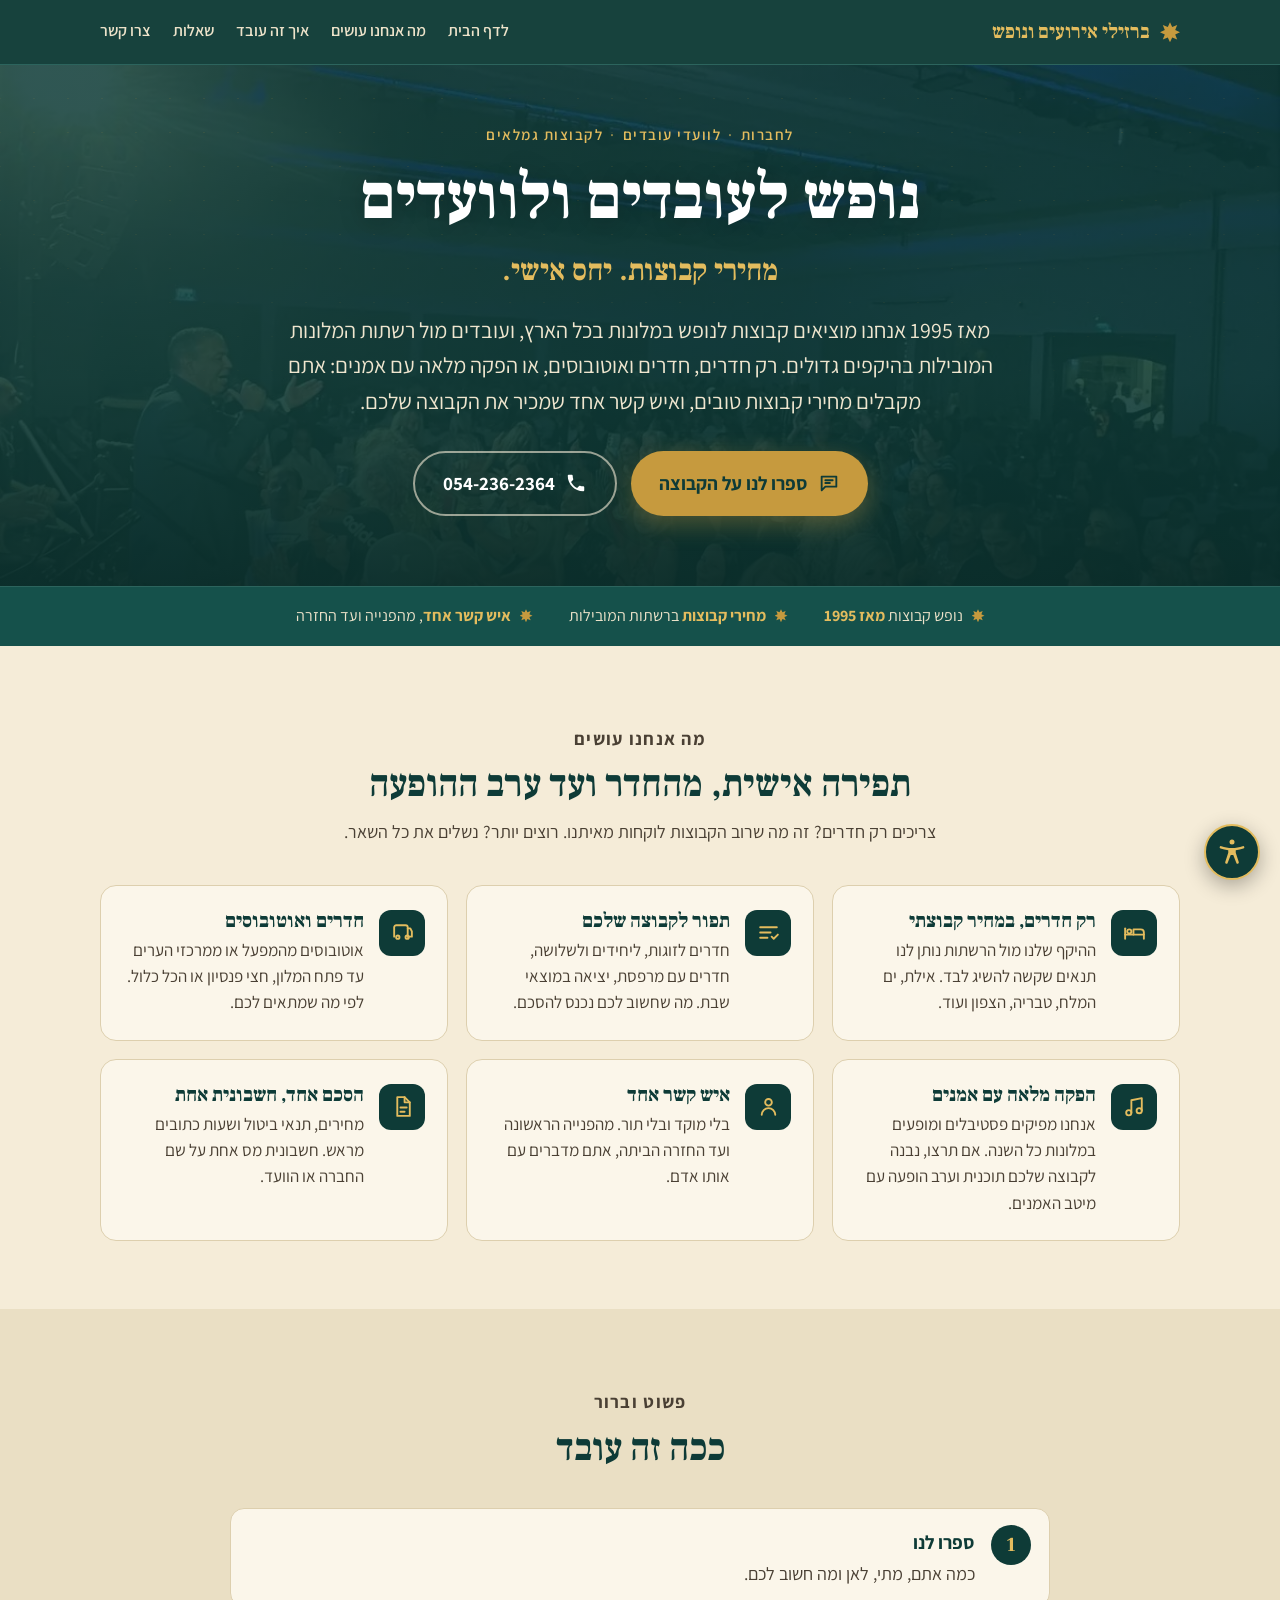
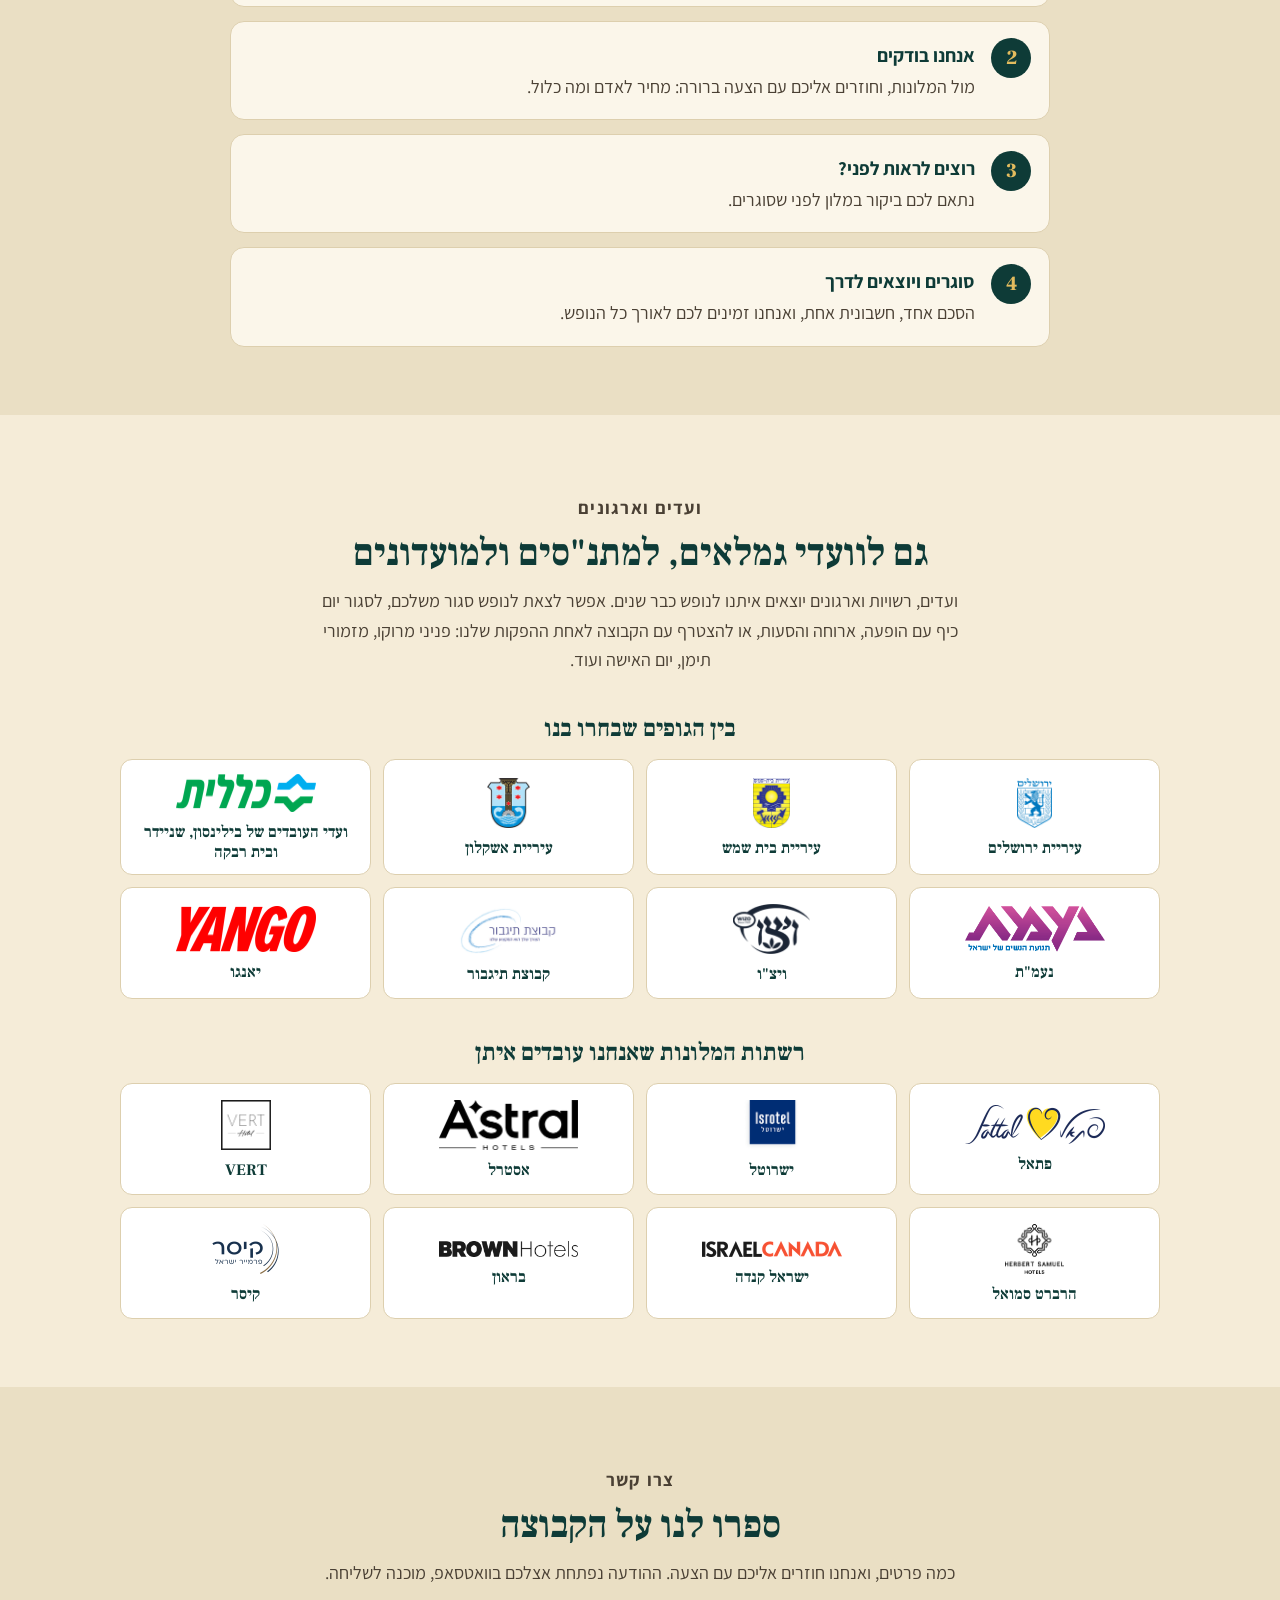
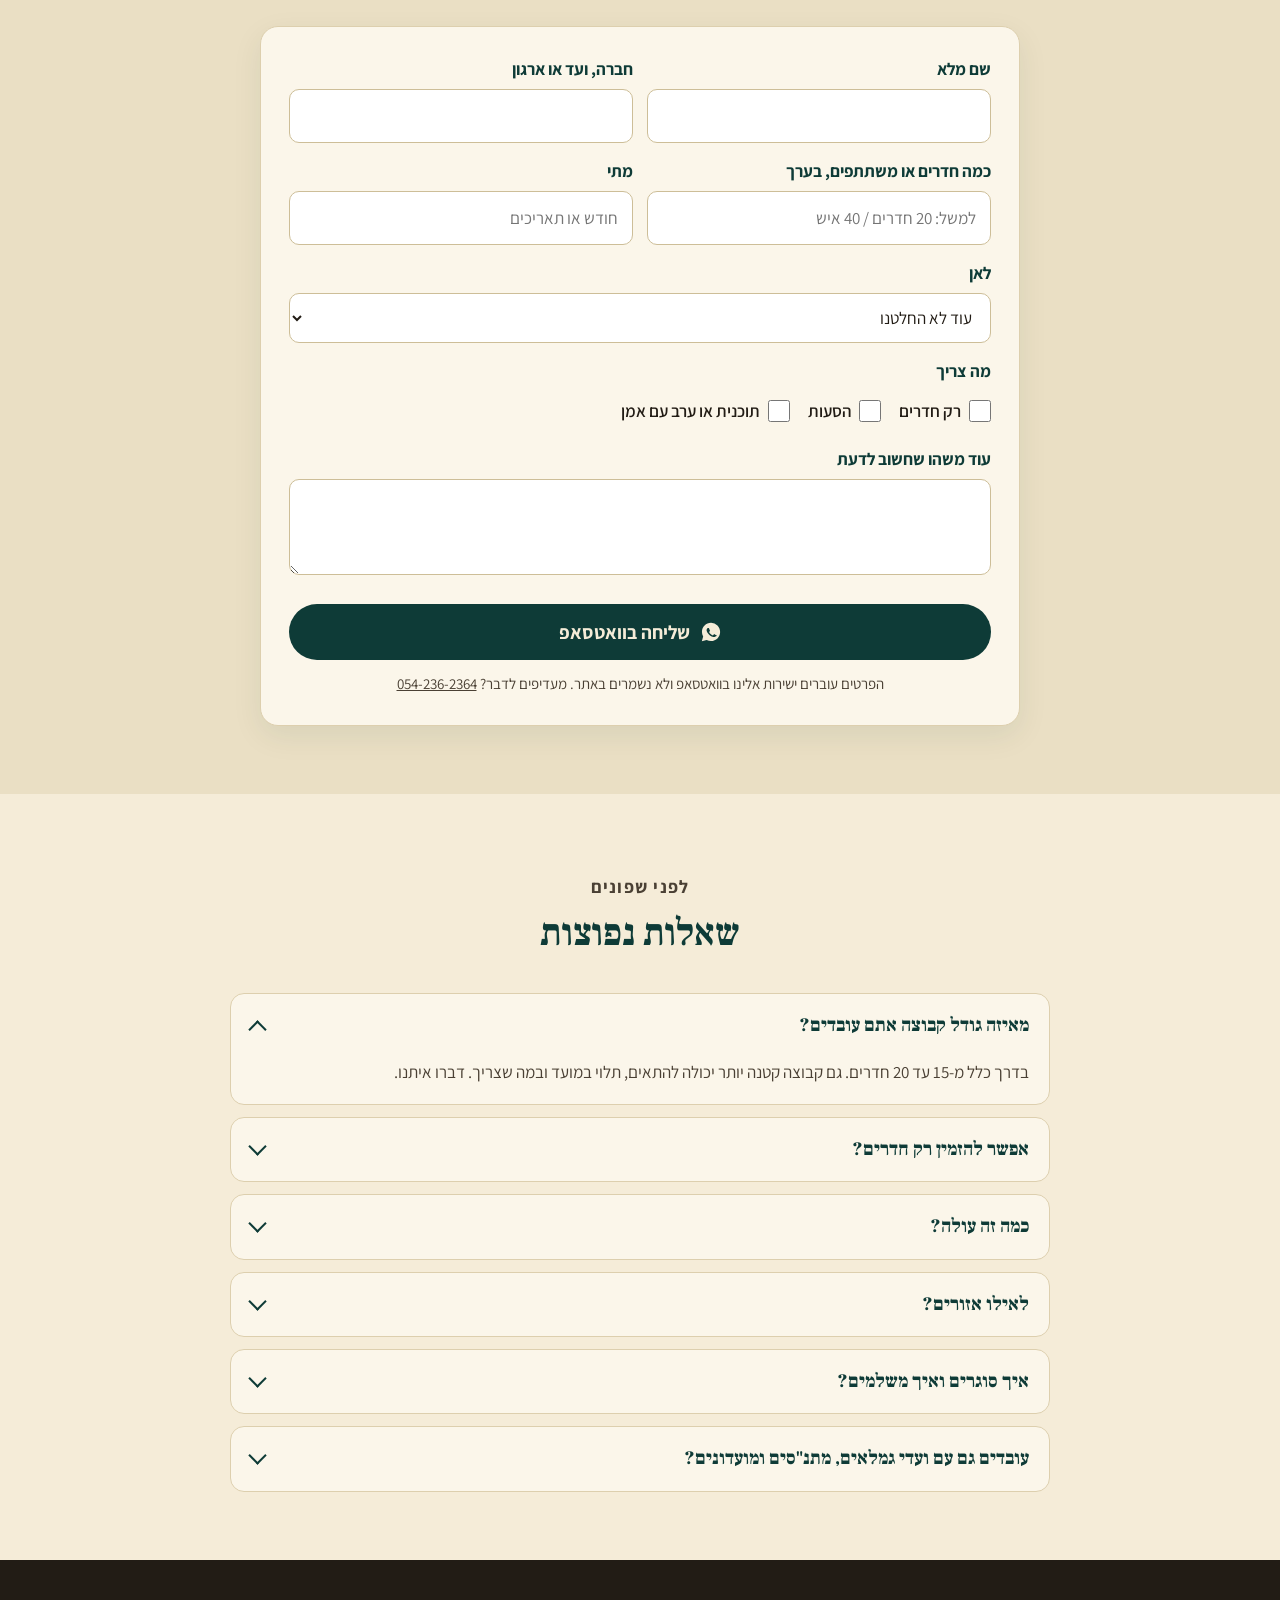
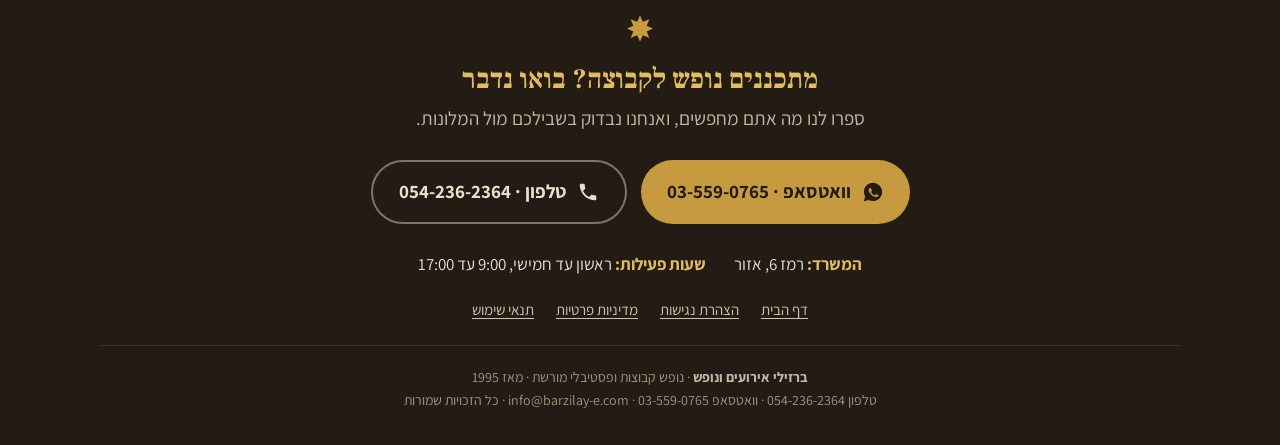
<file: kvutzot/index.html>
<!DOCTYPE html>
<html lang="he" dir="rtl">
<head>
<meta charset="UTF-8" />
<meta name="viewport" content="width=device-width, initial-scale=1.0" />
<title>נופש לעובדים ולוועדים | ברזילי אירועים ונופש</title>
<meta name="description" content="נופש לעובדים, לוועדים ולקבוצות גמלאים באילת, בים המלח ובטבריה: רק חדרים במחיר קבוצתי, חדרים ואוטובוסים, או הפקה מלאה עם אמנים. מאז 1995." />
<link rel="canonical" href="https://barzilay-e.com/kvutzot/" />
<meta property="og:title" content="נופש לעובדים ולוועדים | ברזילי אירועים ונופש" />
<meta property="og:description" content="רק חדרים במחיר קבוצתי, חדרים ואוטובוסים, או הפקה מלאה עם אמנים. נופש לעובדים, לוועדים ולקבוצות גמלאים, מאז 1995." />
<meta property="og:locale" content="he_IL" />
<meta property="og:type" content="website" />
<meta property="og:url" content="https://barzilay-e.com/kvutzot/" />
<meta property="og:image" content="https://barzilay-e.com/og-image.jpg" />
<meta name="theme-color" content="#0E3B37" />
<link rel="icon" type="image/png" href="../favicon.png" />
<link rel="apple-touch-icon" href="../apple-touch-icon.png" />
<link rel="preload" href="../fonts/assistant-hebrew.woff2" as="font" type="font/woff2" crossorigin />
<link rel="preload" href="../fonts/frankruhl-hebrew.woff2" as="font" type="font/woff2" crossorigin />
<link rel="stylesheet" href="../pages.css" />
<style>
  .phero{--hero-img:url(../w/crowd-hands-1200.webp);}
  @media(max-width:700px){.phero{--hero-img:url(../w/crowd-hands-800.webp);}}
  .checks{display:flex;flex-wrap:wrap;gap:8px 18px;}
  .checks label{display:inline-flex;align-items:center;gap:8px;font-weight:600;color:var(--ink);font-size:1.0625rem;margin:0;cursor:pointer;min-height:40px;}
  .checks input{width:22px;height:22px;min-height:0;accent-color:var(--teal);}
  fieldset{border:0;}
  legend{font-weight:700;color:var(--teal);font-size:1.0625rem;margin-bottom:6px;}
</style>
<script type="application/ld+json">
{
  "@context": "https://schema.org",
  "@graph": [
    {
      "@type": "Service",
      "@id": "https://barzilay-e.com/kvutzot/#service",
      "name": "נופש לעובדים, לוועדים ולקבוצות",
      "serviceType": "ארגון נופש לקבוצות, לעובדים ולוועדים",
      "description": "נופש קבוצות מאז 1995: רק חדרים במחיר קבוצתי ברשתות המלונות המובילות בישראל, חדרים ואוטובוסים, או הפקה מלאה עם אמנים לוועדים ולקבוצות גמלאים. הכל בהתאמה לקבוצה, בהסכם אחד ובחשבונית אחת.",
      "areaServed": {"@type": "Country", "name": "ישראל"},
      "audience": {"@type": "BusinessAudience", "name": "חברות, ועדי עובדים, ועדי גמלאים, מתנ\"סים וארגונים"},
      "provider": {
        "@type": "TravelAgency",
        "@id": "https://barzilay-e.com/#org",
        "name": "ברזילי אירועים ונופש",
        "url": "https://barzilay-e.com/",
        "telephone": "+972-3-559-0765",
        "foundingDate": "1995"
      }
    },
    {
      "@type": "BreadcrumbList",
      "itemListElement": [
        {"@type": "ListItem", "position": 1, "name": "ברזילי אירועים ונופש", "item": "https://barzilay-e.com/"},
        {"@type": "ListItem", "position": 2, "name": "נופש לעובדים ולוועדים", "item": "https://barzilay-e.com/kvutzot/"}
      ]
    },
    {
      "@type": "FAQPage",
      "mainEntity": [
        {"@type": "Question", "name": "מאיזה גודל קבוצה אתם עובדים?",
         "acceptedAnswer": {"@type": "Answer", "text": "בדרך כלל מ-15 עד 20 חדרים. גם קבוצה קטנה יותר יכולה להתאים, תלוי במועד ובמה שצריך. דברו איתנו."}},
        {"@type": "Question", "name": "אפשר להזמין רק חדרים?",
         "acceptedAnswer": {"@type": "Answer", "text": "בטח. זה מה שרוב הקבוצות לוקחות מאיתנו: חדרים במחיר קבוצתי. מי שרוצה מוסיף הסעות, ארוחות, תוכנית או ערב הופעה."}},
        {"@type": "Question", "name": "כמה זה עולה?",
         "acceptedAnswer": {"@type": "Answer", "text": "תלוי במלון, בעונה ובימים בשבוע. בזכות ההיקף שלנו מול רשתות המלונות אנחנו משיגים תנאים ומחירים טובים. ספרו לנו מה אתם מחפשים, ונחזור עם הצעה מסודרת."}},
        {"@type": "Question", "name": "לאילו אזורים?",
         "acceptedAnswer": {"@type": "Answer", "text": "אילת, ים המלח, טבריה והגליל, נתניה ועוד, ברשתות המלונות המובילות בישראל."}},
        {"@type": "Question", "name": "איך סוגרים ואיך משלמים?",
         "acceptedAnswer": {"@type": "Answer", "text": "בהסכם אחד מסודר: מחיר לכל סוג חדר, שעות הגעה ויציאה ותנאי ביטול. חשבונית מס אחת על שם החברה או הוועד, ואופן התשלום נקבע בהסכם."}},
        {"@type": "Question", "name": "עובדים גם עם ועדי גמלאים, מתנ\"סים ומועדונים?",
         "acceptedAnswer": {"@type": "Answer", "text": "כן, כבר שנים. אפשר לצאת לנופש סגור משלכם, או להצטרף עם הקבוצה לאחת ההפקות שלנו: פניני מרוקו, מזמורי תימן, יום האישה ועוד."}}
      ]
    }
  ]
}
</script>
</head>
<body>

<header class="topbar">
  <div class="wrap">
    <a class="brand-mini" href="../"><span class="khatam" aria-hidden="true"></span>ברזילי אירועים ונופש</a>
    <nav aria-label="ניווט">
      <a href="../">לדף הבית</a>
      <a href="#what">מה אנחנו עושים</a>
      <a href="#how">איך זה עובד</a>
      <a href="#faq">שאלות</a>
      <a href="#quote">צרו קשר</a>
    </nav>
  </div>
</header>

<main id="main">

<section class="phero">
  <div class="wrap">
    <p class="eyebrow">לחברות<span class="sep" aria-hidden="true">·</span>לוועדי עובדים<span class="sep" aria-hidden="true">·</span>לקבוצות גמלאים</p>
    <h1>נופש לעובדים ולוועדים</h1>
    <p class="tagline">מחירי קבוצות. יחס אישי.</p>
    <p class="lead">מאז 1995 אנחנו מוציאים קבוצות לנופש במלונות בכל הארץ, ועובדים מול רשתות המלונות המובילות בהיקפים גדולים. רק חדרים, חדרים ואוטובוסים, או הפקה מלאה עם אמנים: אתם מקבלים מחירי קבוצות טובים, ואיש קשר אחד שמכיר את הקבוצה שלכם.</p>
    <div class="cta-row">
      <a class="btn btn-gold" href="#quote">
        <svg viewBox="0 0 24 24" fill="none" stroke="currentColor" stroke-width="2" stroke-linecap="round" stroke-linejoin="round" aria-hidden="true"><path d="M4 5h16v11H8l-4 4z"/><path d="M8 9h8M8 12h5"/></svg>
        ספרו לנו על הקבוצה
      </a>
      <a class="btn btn-line" href="tel:+972542362364">
        <svg viewBox="0 0 24 24" fill="currentColor" aria-hidden="true"><path d="M6.6 10.8c1.4 2.8 3.8 5.2 6.6 6.6l2.2-2.2c.3-.3.7-.4 1-.2 1.1.4 2.3.6 3.6.6.6 0 1 .4 1 1V20c0 .6-.4 1-1 1C10.6 21 3 13.4 3 4c0-.6.4-1 1-1h3.4c.6 0 1 .4 1 1 0 1.2.2 2.4.6 3.6.1.4 0 .8-.3 1L6.6 10.8Z"/></svg>
        054-236-2364
      </a>
    </div>
  </div>
</section>

<div class="trust">
  <div class="wrap">
    <span><span class="khatam" aria-hidden="true"></span>נופש קבוצות <b>מאז 1995</b></span>
    <span><span class="khatam" aria-hidden="true"></span><b>מחירי קבוצות</b> ברשתות המובילות</span>
    <span><span class="khatam" aria-hidden="true"></span><b>איש קשר אחד</b>, מהפנייה ועד החזרה</span>
  </div>
</div>

<section class="sec" id="what">
  <div class="wrap">
    <div class="sec-head">
      <p class="kicker">מה אנחנו עושים</p>
      <h2>תפירה אישית, מהחדר ועד ערב ההופעה</h2>
      <p>צריכים רק חדרים? זה מה שרוב הקבוצות לוקחות מאיתנו. רוצים יותר? נשלים את כל השאר.</p>
    </div>
    <div class="cards">
      <div class="card">
        <div class="ic" aria-hidden="true"><svg viewBox="0 0 24 24"><path d="M3 18V8"/><path d="M3 14h18v4"/><path d="M21 14v-2a3 3 0 0 0-3-3h-7v5"/><circle cx="7" cy="11" r="2"/></svg></div>
        <div><h3>רק חדרים, במחיר קבוצתי</h3><p>ההיקף שלנו מול הרשתות נותן לנו תנאים שקשה להשיג לבד. אילת, ים המלח, טבריה, הצפון ועוד.</p></div>
      </div>
      <div class="card">
        <div class="ic" aria-hidden="true"><svg viewBox="0 0 24 24"><path d="M4 7h16M4 12h10M4 17h7"/><path d="M15 16l2 2 4-4"/></svg></div>
        <div><h3>תפור לקבוצה שלכם</h3><p>חדרים לזוגות, ליחידים ולשלושה, חדרים עם מרפסת, יציאה במוצאי שבת. מה שחשוב לכם נכנס להסכם.</p></div>
      </div>
      <div class="card">
        <div class="ic" aria-hidden="true"><svg viewBox="0 0 24 24"><path d="M4 16V7a2 2 0 0 1 2-2h9a2 2 0 0 1 2 2v9"/><path d="M17 8h2.5L21 11v5h-4"/><circle cx="7.5" cy="16.5" r="1.6"/><circle cx="16.5" cy="16.5" r="1.6"/></svg></div>
        <div><h3>חדרים ואוטובוסים</h3><p>אוטובוסים מהמפעל או ממרכזי הערים עד פתח המלון, חצי פנסיון או הכל כלול. לפי מה שמתאים לכם.</p></div>
      </div>
      <div class="card">
        <div class="ic" aria-hidden="true"><svg viewBox="0 0 24 24"><path d="M9 18V6l10-2v12"/><circle cx="6.5" cy="18" r="2.5"/><circle cx="16.5" cy="16" r="2.5"/></svg></div>
        <div><h3>הפקה מלאה עם אמנים</h3><p>אנחנו מפיקים פסטיבלים ומופעים במלונות כל השנה. אם תרצו, נבנה לקבוצה שלכם תוכנית וערב הופעה עם מיטב האמנים.</p></div>
      </div>
      <div class="card">
        <div class="ic" aria-hidden="true"><svg viewBox="0 0 24 24"><circle cx="12" cy="8" r="3.2"/><path d="M5.5 20a6.5 6.5 0 0 1 13 0"/></svg></div>
        <div><h3>איש קשר אחד</h3><p>בלי מוקד ובלי תור. מהפנייה הראשונה ועד החזרה הביתה, אתם מדברים עם אותו אדם.</p></div>
      </div>
      <div class="card">
        <div class="ic" aria-hidden="true"><svg viewBox="0 0 24 24"><path d="M7 3h7l5 5v13H7z"/><path d="M14 3v5h5"/><path d="M10 13h6M10 17h4"/></svg></div>
        <div><h3>הסכם אחד, חשבונית אחת</h3><p>מחירים, תנאי ביטול ושעות כתובים מראש. חשבונית מס אחת על שם החברה או הוועד.</p></div>
      </div>
    </div>
  </div>
</section>

<section class="sec alt" id="how">
  <div class="wrap">
    <div class="sec-head">
      <p class="kicker">פשוט וברור</p>
      <h2>ככה זה עובד</h2>
    </div>
    <ol class="steps">
      <li><b>ספרו לנו</b>כמה אתם, מתי, לאן ומה חשוב לכם.</li>
      <li><b>אנחנו בודקים</b>מול המלונות, וחוזרים אליכם עם הצעה ברורה: מחיר לאדם ומה כלול.</li>
      <li><b>רוצים לראות לפני?</b>נתאם לכם ביקור במלון לפני שסוגרים.</li>
      <li><b>סוגרים ויוצאים לדרך</b>הסכם אחד, חשבונית אחת, ואנחנו זמינים לכם לאורך כל הנופש.</li>
    </ol>
  </div>
</section>
<section class="sec" id="vaadim">
  <div class="wrap">
    <div class="sec-head">
      <p class="kicker">ועדים וארגונים</p>
      <h2>גם לוועדי גמלאים, למתנ"סים ולמועדונים</h2>
      <p>ועדים, רשויות וארגונים יוצאים איתנו לנופש כבר שנים. אפשר לצאת לנופש סגור משלכם, לסגור יום כיף עם הופעה, ארוחה והסעות, או להצטרף עם הקבוצה לאחת ההפקות שלנו: פניני מרוקו, מזמורי תימן, יום האישה ועוד.</p>
    </div>
    <h3 class="sub-h">בין הגופים שבחרו בנו</h3>
    <ul class="logos" aria-label="גופים וארגונים">
      <li><img src="../logos/jerusalem.webp" alt="" width="35" height="52" loading="lazy" decoding="async" /><span>עיריית ירושלים</span></li>
      <li><img src="../logos/betshemesh.webp" alt="" width="39" height="52" loading="lazy" decoding="async" /><span>עיריית בית שמש</span></li>
      <li><img src="../logos/ashkelon.webp" alt="" width="44" height="52" loading="lazy" decoding="async" /><span>עיריית אשקלון</span></li>
      <li><img src="../logos/clalit.webp" alt="" width="140" height="38" loading="lazy" decoding="async" /><span>ועדי העובדים של בילינסון, שניידר ובית רבקה</span></li>
      <li><img src="../logos/naamat.webp" alt="" width="136" height="44" loading="lazy" decoding="async" /><span>נעמ"ת</span></li>
      <li><img src="../logos/wizo.webp" alt="" width="80" height="52" loading="lazy" decoding="async" /><span>ויצ"ו</span></li>
      <li><img src="../logos/tigbur.webp" alt="" width="108" height="52" loading="lazy" decoding="async" /><span>קבוצת תיגבור</span></li>
      <li><img src="../logos/yango.webp" alt="" width="140" height="46" loading="lazy" decoding="async" /><span>יאנגו</span></li>
    </ul>
    <h3 class="sub-h">רשתות המלונות שאנחנו עובדים איתן</h3>
    <ul class="logos" aria-label="רשתות המלונות">
      <li><img src="../logos/fattal.webp" alt="" width="140" height="39" loading="lazy" decoding="async" /><span>פתאל</span></li>
      <li><img src="../logos/isrotel.webp" alt="" width="58" height="52" loading="lazy" decoding="async" /><span>ישרוטל</span></li>
      <li><img src="../logos/astral.webp" alt="" width="140" height="50" loading="lazy" decoding="async" /><span>אסטרל</span></li>
      <li><img src="../logos/vert.webp" alt="" width="52" height="52" loading="lazy" decoding="async" /><span>VERT</span></li>
      <li><img src="../logos/herbert.webp" alt="" width="60" height="52" loading="lazy" decoding="async" /><span>הרברט סמואל</span></li>
      <li><img src="../logos/israelcanada.webp" alt="" width="140" height="16" loading="lazy" decoding="async" /><span>ישראל קנדה</span></li>
      <li><img src="../logos/brown.webp" alt="" width="118" height="13" loading="lazy" decoding="async" /><span>בראון</span></li>
      <li><img src="../logos/caesar.webp" alt="" width="67" height="50" loading="lazy" decoding="async" /><span>קיסר</span></li>
    </ul>
  </div>
</section>

<section class="sec alt" id="quote">
  <div class="wrap">
    <div class="sec-head">
      <p class="kicker">צרו קשר</p>
      <h2>ספרו לנו על הקבוצה</h2>
      <p>כמה פרטים, ואנחנו חוזרים אליכם עם הצעה. ההודעה נפתחת אצלכם בוואטסאפ, מוכנה לשליחה.</p>
    </div>
    <form class="qform" id="qform" novalidate>
      <div class="row2">
        <div class="fld"><label for="f-name">שם מלא</label><input id="f-name" name="name" type="text" autocomplete="name" required /></div>
        <div class="fld"><label for="f-org">חברה, ועד או ארגון</label><input id="f-org" name="org" type="text" autocomplete="organization" /></div>
      </div>
      <div class="row2">
        <div class="fld"><label for="f-size">כמה חדרים או משתתפים, בערך</label><input id="f-size" name="size" type="text" inputmode="text" placeholder="למשל: 20 חדרים / 40 איש" required /></div>
        <div class="fld"><label for="f-when">מתי</label><input id="f-when" name="when" type="text" placeholder="חודש או תאריכים" /></div>
      </div>
      <div class="fld">
        <label for="f-where">לאן</label>
        <select id="f-where" name="where">
          <option value="">עוד לא החלטנו</option>
          <option>אילת</option>
          <option>ים המלח</option>
          <option>טבריה והגליל</option>
          <option>אזור אחר</option>
        </select>
      </div>
      <fieldset class="fld">
        <legend>מה צריך</legend>
        <div class="checks">
          <label><input type="checkbox" name="need" value="רק חדרים" /> רק חדרים</label>
          <label><input type="checkbox" name="need" value="הסעות" /> הסעות</label>
          <label><input type="checkbox" name="need" value="תוכנית או ערב עם אמן" /> תוכנית או ערב עם אמן</label>
        </div>
      </fieldset>
      <div class="fld"><label for="f-note">עוד משהו שחשוב לדעת</label><textarea id="f-note" name="note"></textarea></div>
      <button class="btn btn-teal" type="submit">
        <svg viewBox="0 0 24 24" fill="currentColor" aria-hidden="true"><path d="M12.04 2C6.58 2 2.13 6.45 2.13 11.91c0 1.75.46 3.45 1.32 4.95L2 22l5.25-1.38a9.9 9.9 0 0 0 4.79 1.22h.01c5.46 0 9.9-4.45 9.9-9.91 0-2.65-1.03-5.14-2.9-7.01A9.82 9.82 0 0 0 12.04 2Zm5.8 14.13c-.24.68-1.42 1.32-1.96 1.36-.5.05-.5.41-3.16-.66-2.66-1.07-4.32-3.8-4.45-3.97-.13-.17-1.06-1.41-1.06-2.69 0-1.28.67-1.9.91-2.17.24-.26.52-.33.7-.33.17 0 .35 0 .5.01.16.01.38-.06.59.45.24.58.81 2 .88 2.15.07.14.12.31.02.5-.09.19-.14.31-.28.48-.14.17-.29.37-.42.5-.14.14-.28.29-.12.56.16.27.72 1.18 1.54 1.91 1.06.94 1.95 1.24 2.22 1.38.27.14.43.12.59-.07.16-.19.68-.79.86-1.06.18-.27.36-.22.6-.13.24.09 1.55.73 1.81.86.27.14.44.2.5.31.07.11.07.64-.17 1.32Z"/></svg>
        שליחה בוואטסאפ
      </button>
      <p class="err" id="f-err" role="alert">כדי שנוכל לחזור אליכם, מלאו שם ומספר חדרים או משתתפים.</p>
      <p class="hint">הפרטים עוברים ישירות אלינו בוואטסאפ ולא נשמרים באתר. מעדיפים לדבר? <a href="tel:+972542362364" dir="ltr" style="text-decoration:underline">054-236-2364</a></p>
    </form>
  </div>
</section>

<section class="sec" id="faq">
  <div class="wrap">
    <div class="sec-head">
      <p class="kicker">לפני שפונים</p>
      <h2>שאלות נפוצות</h2>
    </div>
    <div class="faq-list">
      <details open><summary>מאיזה גודל קבוצה אתם עובדים?</summary><p>בדרך כלל מ-15 עד 20 חדרים. גם קבוצה קטנה יותר יכולה להתאים, תלוי במועד ובמה שצריך. דברו איתנו.</p></details>
      <details><summary>אפשר להזמין רק חדרים?</summary><p>בטח. זה מה שרוב הקבוצות לוקחות מאיתנו: חדרים במחיר קבוצתי. מי שרוצה מוסיף הסעות, ארוחות, תוכנית או ערב הופעה.</p></details>
      <details><summary>כמה זה עולה?</summary><p>תלוי במלון, בעונה ובימים בשבוע. בזכות ההיקף שלנו מול רשתות המלונות אנחנו משיגים תנאים ומחירים טובים. ספרו לנו מה אתם מחפשים, ונחזור עם הצעה מסודרת.</p></details>
      <details><summary>לאילו אזורים?</summary><p>אילת, ים המלח, טבריה והגליל, נתניה ועוד, ברשתות המלונות המובילות בישראל.</p></details>
      <details><summary>איך סוגרים ואיך משלמים?</summary><p>בהסכם אחד מסודר: מחיר לכל סוג חדר, שעות הגעה ויציאה ותנאי ביטול. חשבונית מס אחת על שם החברה או הוועד, ואופן התשלום נקבע בהסכם.</p></details>
      <details><summary>עובדים גם עם ועדי גמלאים, מתנ"סים ומועדונים?</summary><p>כן, כבר שנים. אפשר לצאת לנופש סגור משלכם, או להצטרף עם הקבוצה לאחת ההפקות שלנו: פניני מרוקו, מזמורי תימן, יום האישה ועוד. <a href="../">להפקות הקרובות</a></p></details>
    </div>
  </div>
</section>

</main>

<footer id="contact">
  <div class="wrap">
    <span class="khatam" aria-hidden="true"></span>
    <h2>מתכננים נופש לקבוצה? בואו נדבר</h2>
    <p class="sub">ספרו לנו מה אתם מחפשים, ואנחנו נבדוק בשבילכם מול המלונות.</p>
    <div class="contact-row">
      <a class="c-wa" data-wa href="https://wa.me/97235590765?text=%D7%A9%D7%9C%D7%95%D7%9D%2C%20%D7%90%D7%A0%D7%99%20%D7%9E%D7%A2%D7%95%D7%A0%D7%99%D7%99%D7%9F%2F%D7%AA%20%D7%91%D7%A0%D7%95%D7%A4%D7%A9%20%D7%9C%D7%A7%D7%91%D7%95%D7%A6%D7%94." target="_blank" rel="noopener">
        <svg viewBox="0 0 24 24" fill="currentColor" aria-hidden="true"><path d="M12.04 2C6.58 2 2.13 6.45 2.13 11.91c0 1.75.46 3.45 1.32 4.95L2 22l5.25-1.38a9.9 9.9 0 0 0 4.79 1.22h.01c5.46 0 9.9-4.45 9.9-9.91 0-2.65-1.03-5.14-2.9-7.01A9.82 9.82 0 0 0 12.04 2Zm5.8 14.13c-.24.68-1.42 1.32-1.96 1.36-.5.05-.5.41-3.16-.66-2.66-1.07-4.32-3.8-4.45-3.97-.13-.17-1.06-1.41-1.06-2.69 0-1.28.67-1.9.91-2.17.24-.26.52-.33.7-.33.17 0 .35 0 .5.01.16.01.38-.06.59.45.24.58.81 2 .88 2.15.07.14.12.31.02.5-.09.19-.14.31-.28.48-.14.17-.29.37-.42.5-.14.14-.28.29-.12.56.16.27.72 1.18 1.54 1.91 1.06.94 1.95 1.24 2.22 1.38.27.14.43.12.59-.07.16-.19.68-.79.86-1.06.18-.27.36-.22.6-.13.24.09 1.55.73 1.81.86.27.14.44.2.5.31.07.11.07.64-.17 1.32Z"/></svg>
        וואטסאפ · 03-559-0765
      </a>
      <a class="c-call" href="tel:+972542362364">
        <svg viewBox="0 0 24 24" fill="currentColor" aria-hidden="true"><path d="M6.6 10.8c1.4 2.8 3.8 5.2 6.6 6.6l2.2-2.2c.3-.3.7-.4 1-.2 1.1.4 2.3.6 3.6.6.6 0 1 .4 1 1V20c0 .6-.4 1-1 1C10.6 21 3 13.4 3 4c0-.6.4-1 1-1h3.4c.6 0 1 .4 1 1 0 1.2.2 2.4.6 3.6.1.4 0 .8-.3 1L6.6 10.8Z"/></svg>
        טלפון · 054-236-2364
      </a>
    </div>
    <address class="office">
      <span><b>המשרד:</b> רמז 6, אזור</span>
      <span><b>שעות פעילות:</b> ראשון עד חמישי, 9:00 עד 17:00</span>
    </address>
    <nav class="legal-row" aria-label="קישורים">
      <a href="../">דף הבית</a>
      <a href="../accessibility.html">הצהרת נגישות</a>
      <a href="../privacy.html">מדיניות פרטיות</a>
      <a href="../terms.html">תנאי שימוש</a>
    </nav>
    <p class="foot-note"><b>ברזילי אירועים ונופש</b> · נופש קבוצות ופסטיבלי מורשת · מאז 1995<br>טלפון 054-236-2364 · וואטסאפ 03-559-0765 · <a href="mailto:info@barzilay-e.com">info@barzilay-e.com</a> · כל הזכויות שמורות</p>
  </div>
</footer>

<nav class="mbar" aria-label="יצירת קשר מהירה">
  <a class="m-wa" data-wa href="https://wa.me/97235590765?text=%D7%A9%D7%9C%D7%95%D7%9D%2C%20%D7%90%D7%A0%D7%99%20%D7%9E%D7%A2%D7%95%D7%A0%D7%99%D7%99%D7%9F%2F%D7%AA%20%D7%91%D7%A0%D7%95%D7%A4%D7%A9%20%D7%9C%D7%A7%D7%91%D7%95%D7%A6%D7%94." target="_blank" rel="noopener"><svg viewBox="0 0 24 24" fill="currentColor" aria-hidden="true"><path d="M12.04 2C6.58 2 2.13 6.45 2.13 11.91c0 1.75.46 3.45 1.32 4.95L2 22l5.25-1.38a9.9 9.9 0 0 0 4.79 1.22h.01c5.46 0 9.9-4.45 9.9-9.91 0-2.65-1.03-5.14-2.9-7.01A9.82 9.82 0 0 0 12.04 2Zm5.8 14.13c-.24.68-1.42 1.32-1.96 1.36-.5.05-.5.41-3.16-.66-2.66-1.07-4.32-3.8-4.45-3.97-.13-.17-1.06-1.41-1.06-2.69 0-1.28.67-1.9.91-2.17.24-.26.52-.33.7-.33.17 0 .35 0 .5.01.16.01.38-.06.59.45.24.58.81 2 .88 2.15.07.14.12.31.02.5-.09.19-.14.31-.28.48-.14.17-.29.37-.42.5-.14.14-.28.29-.12.56.16.27.72 1.18 1.54 1.91 1.06.94 1.95 1.24 2.22 1.38.27.14.43.12.59-.07.16-.19.68-.79.86-1.06.18-.27.36-.22.6-.13.24.09 1.55.73 1.81.86.27.14.44.2.5.31.07.11.07.64-.17 1.32Z"/></svg>וואטסאפ</a>
  <a class="m-call" href="tel:+972542362364"><svg viewBox="0 0 24 24" fill="currentColor" aria-hidden="true"><path d="M6.6 10.8c1.4 2.8 3.8 5.2 6.6 6.6l2.2-2.2c.3-.3.7-.4 1-.2 1.1.4 2.3.6 3.6.6.6 0 1 .4 1 1V20c0 .6-.4 1-1 1C10.6 21 3 13.4 3 4c0-.6.4-1 1-1h3.4c.6 0 1 .4 1 1 0 1.2.2 2.4.6 3.6.1.4 0 .8-.3 1L6.6 10.8Z"/></svg>התקשרו</a>
</nav>

<script>
(function(){
  var WA = '97235590765';
  var q = new URLSearchParams(location.search);
  var src = (q.get('utm_source') || q.get('src') || '').slice(0, 40);
  function srcLine(){ return src ? '\n(הגעתי דרך: ' + src + ')' : ''; }
  function waUrl(t){ return 'https://wa.me/' + WA + '?text=' + encodeURIComponent(t); }
  var base = 'שלום, אני מעוניין/ת בנופש לקבוצה.';
  Array.prototype.forEach.call(document.querySelectorAll('a[data-wa]'), function(a){ a.href = waUrl(base + srcLine()); });

  var f = document.getElementById('qform'), err = document.getElementById('f-err');
  f.addEventListener('submit', function(e){
    e.preventDefault();
    var v = function(id){ return (document.getElementById(id).value || '').trim(); };
    var name = v('f-name'), size = v('f-size');
    if(!name || !size){
      err.classList.add('on');
      document.getElementById(!name ? 'f-name' : 'f-size').focus();
      return;
    }
    err.classList.remove('on');
    var need = Array.prototype.map.call(f.querySelectorAll('input[name=need]:checked'), function(c){ return c.value; });
    var lines = ['שלום, פנייה לנופש לקבוצה:', 'שם: ' + name];
    if(v('f-org')) lines.push('חברה / ועד: ' + v('f-org'));
    lines.push('גודל: ' + size);
    if(v('f-when')) lines.push('מתי: ' + v('f-when'));
    if(v('f-where')) lines.push('לאן: ' + v('f-where'));
    if(need.length) lines.push('צריך: ' + need.join(', '));
    if(v('f-note')) lines.push('הערות: ' + v('f-note'));
    var url = waUrl(lines.join('\n') + srcLine());
    var w = window.open(url, '_blank', 'noopener');
    if(!w) location.href = url;
  });
})();
</script>
<script src="../a11y.js" defer></script>
</body>
</html>
</file>
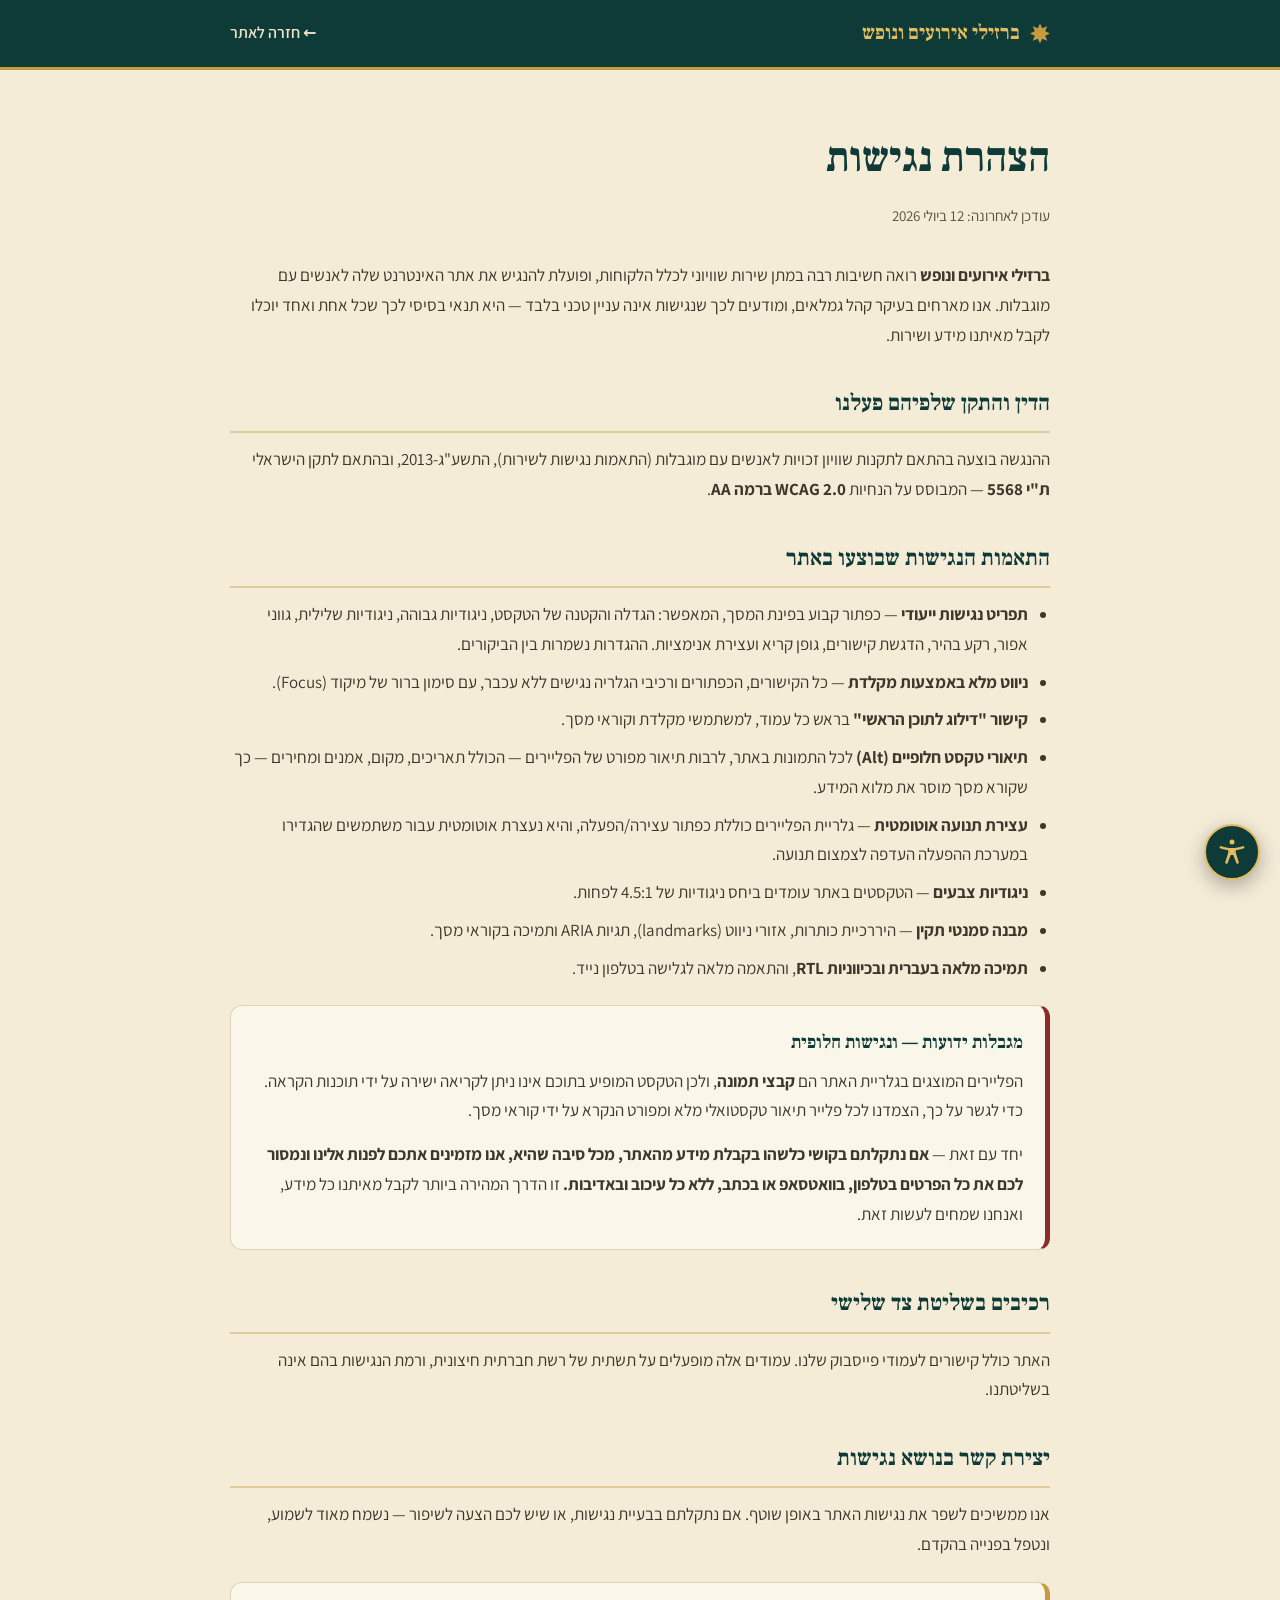
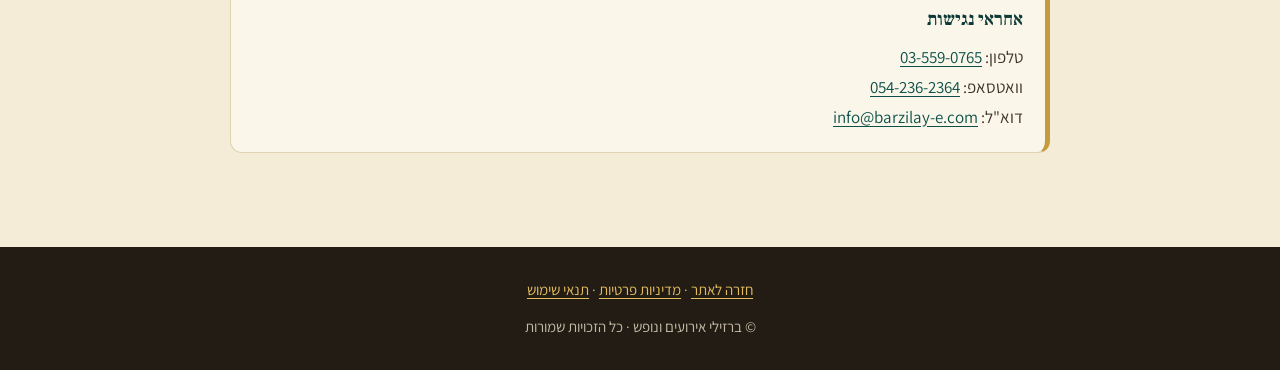
<file: accessibility.html>
<!DOCTYPE html>
<html lang="he" dir="rtl">
<head>
<meta charset="UTF-8" />
<meta name="viewport" content="width=device-width, initial-scale=1.0" />
<title>הצהרת נגישות — ברזילי אירועים ונופש</title>
<link rel="canonical" href="https://barzilay-e.com/accessibility.html" />
<meta name="description" content="הצהרת הנגישות של אתר ברזילי אירועים ונופש, בהתאם לתקנות שוויון זכויות לאנשים עם מוגבלות ולתקן הישראלי 5568." />
<link rel="preconnect" href="https://fonts.googleapis.com" />
<link rel="preconnect" href="https://fonts.gstatic.com" crossorigin />
<link href="https://fonts.googleapis.com/css2?family=Frank+Ruhl+Libre:wght@700;900&family=Assistant:wght@400;600;700&display=swap" rel="stylesheet" />
<style>
  :root{--parchment:#F5ECD8;--teal:#0E3B37;--teal-soft:#15514B;--gold:#C69A3E;--gold-bright:#E3BC5E;
    --pom:#8C2B2C;--ink:#221C15;--ink-soft:#3F372C;--cream:#FBF6EA;}
  *{box-sizing:border-box;margin:0;padding:0;}
  body{font-family:'Assistant',system-ui,sans-serif;background:var(--parchment);color:var(--ink);
    font-size:1.0625rem;line-height:1.75;}
  a{color:#0B5049;text-decoration:underline;text-underline-offset:3px;}
  a:hover,a:focus-visible{color:var(--pom);}
  .topbar{background:var(--teal);border-bottom:3px solid var(--gold);}
  .topbar .wrap{display:flex;align-items:center;justify-content:space-between;padding:16px 0;gap:16px;flex-wrap:wrap;}
  .brand{display:flex;align-items:center;gap:10px;color:var(--gold-bright);font-family:'Frank Ruhl Libre',serif;
    font-weight:700;font-size:1.25rem;text-decoration:none;}
  .brand:hover{color:#fff;}
  .khatam{display:inline-block;width:20px;height:20px;background:var(--gold);
    clip-path:polygon(50% 0,61% 24%,86% 14%,76% 39%,100% 50%,76% 61%,86% 86%,61% 76%,50% 100%,39% 76%,14% 86%,24% 61%,0 50%,24% 39%,14% 14%,39% 24%);}
  .back{color:#EDE3CA;font-weight:600;font-size:1rem;text-decoration:none;border-bottom:2px solid transparent;}
  .back:hover,.back:focus-visible{color:var(--gold-bright);border-color:var(--gold);}
  .wrap{width:min(820px,92vw);margin-inline:auto;}
  main{padding:52px 0 72px;}
  h1{font-family:'Frank Ruhl Libre',serif;font-size:clamp(1.9rem,5vw,2.6rem);color:var(--teal);margin-bottom:8px;}
  .updated{color:#5C513F;font-size:.9375rem;margin-bottom:32px;}
  h2{font-family:'Frank Ruhl Libre',serif;font-size:1.4rem;color:var(--teal);margin:34px 0 12px;
    padding-bottom:8px;border-bottom:2px solid rgba(198,154,62,.4);}
  p{margin-bottom:14px;color:var(--ink-soft);}
  ul{margin:0 22px 16px 0;color:var(--ink-soft);}
  li{margin-bottom:8px;}
  .box{background:var(--cream);border:1px solid #E0D3B4;border-right:5px solid var(--gold);
    border-radius:12px;padding:20px 22px;margin:22px 0;}
  .box.alert{border-right-color:var(--pom);}
  .box h3{font-family:'Frank Ruhl Libre',serif;font-size:1.15rem;color:var(--teal);margin-bottom:8px;}
  .box p:last-child{margin-bottom:0;}
  footer{background:var(--ink);color:#C4B9A2;padding:30px 0;text-align:center;font-size:.9375rem;}
  footer p{color:#C4B9A2;margin:0;}
  footer a{color:#E3BC5E;}
  :focus-visible{outline:3px solid var(--gold);outline-offset:3px;border-radius:5px;}
</style>
</head>
<body>

<header class="topbar">
  <div class="wrap">
    <a class="brand" href="index.html"><span class="khatam" aria-hidden="true"></span>ברזילי אירועים ונופש</a>
    <a class="back" href="index.html">← חזרה לאתר</a>
  </div>
</header>

<main id="main">
  <div class="wrap">
    <h1>הצהרת נגישות</h1>
    <p class="updated">עודכן לאחרונה: 12 ביולי 2026</p>

    <p><strong>ברזילי אירועים ונופש</strong> רואה חשיבות רבה במתן שירות שוויוני לכלל הלקוחות, ופועלת להנגיש את אתר האינטרנט שלה לאנשים עם מוגבלות. אנו מארחים בעיקר קהל גמלאים, ומודעים לכך שנגישות אינה עניין טכני בלבד — היא תנאי בסיסי לכך שכל אחת ואחד יוכלו לקבל מאיתנו מידע ושירות.</p>

    <h2>הדין והתקן שלפיהם פעלנו</h2>
    <p>ההנגשה בוצעה בהתאם לתקנות שוויון זכויות לאנשים עם מוגבלות (התאמות נגישות לשירות), התשע"ג-2013, ובהתאם לתקן הישראלי <strong>ת"י 5568</strong> — המבוסס על הנחיות <strong>WCAG 2.0 ברמה AA</strong>.</p>

    <h2>התאמות הנגישות שבוצעו באתר</h2>
    <ul>
      <li><strong>תפריט נגישות ייעודי</strong> — כפתור קבוע בפינת המסך, המאפשר: הגדלה והקטנה של הטקסט, ניגודיות גבוהה, ניגודיות שלילית, גווני אפור, רקע בהיר, הדגשת קישורים, גופן קריא ועצירת אנימציות. ההגדרות נשמרות בין הביקורים.</li>
      <li><strong>ניווט מלא באמצעות מקלדת</strong> — כל הקישורים, הכפתורים ורכיבי הגלריה נגישים ללא עכבר, עם סימון ברור של מיקוד (Focus).</li>
      <li><strong>קישור "דילוג לתוכן הראשי"</strong> בראש כל עמוד, למשתמשי מקלדת וקוראי מסך.</li>
      <li><strong>תיאורי טקסט חלופיים (Alt)</strong> לכל התמונות באתר, לרבות תיאור מפורט של הפליירים — הכולל תאריכים, מקום, אמנים ומחירים — כך שקורא מסך מוסר את מלוא המידע.</li>
      <li><strong>עצירת תנועה אוטומטית</strong> — גלריית הפליירים כוללת כפתור עצירה/הפעלה, והיא נעצרת אוטומטית עבור משתמשים שהגדירו במערכת ההפעלה העדפה לצמצום תנועה.</li>
      <li><strong>ניגודיות צבעים</strong> — הטקסטים באתר עומדים ביחס ניגודיות של 4.5:1 לפחות.</li>
      <li><strong>מבנה סמנטי תקין</strong> — היררכיית כותרות, אזורי ניווט (landmarks), תגיות ARIA ותמיכה בקוראי מסך.</li>
      <li><strong>תמיכה מלאה בעברית ובכיווניות RTL</strong>, והתאמה מלאה לגלישה בטלפון נייד.</li>
    </ul>

    <div class="box alert">
      <h3>מגבלות ידועות — ונגישות חלופית</h3>
      <p>הפליירים המוצגים בגלריית האתר הם <strong>קבצי תמונה</strong>, ולכן הטקסט המופיע בתוכם אינו ניתן לקריאה ישירה על ידי תוכנות הקראה. כדי לגשר על כך, הצמדנו לכל פלייר תיאור טקסטואלי מלא ומפורט הנקרא על ידי קוראי מסך.</p>
      <p>יחד עם זאת — <strong>אם נתקלתם בקושי כלשהו בקבלת מידע מהאתר, מכל סיבה שהיא, אנו מזמינים אתכם לפנות אלינו ונמסור לכם את כל הפרטים בטלפון, בוואטסאפ או בכתב, ללא כל עיכוב ובאדיבות.</strong> זו הדרך המהירה ביותר לקבל מאיתנו כל מידע, ואנחנו שמחים לעשות זאת.</p>
    </div>

    <h2>רכיבים בשליטת צד שלישי</h2>
    <p>האתר כולל קישורים לעמודי פייסבוק שלנו. עמודים אלה מופעלים על תשתית של רשת חברתית חיצונית, ורמת הנגישות בהם אינה בשליטתנו.</p>

    <h2>יצירת קשר בנושא נגישות</h2>
    <p>אנו ממשיכים לשפר את נגישות האתר באופן שוטף. אם נתקלתם בבעיית נגישות, או שיש לכם הצעה לשיפור — נשמח מאוד לשמוע, ונטפל בפנייה בהקדם.</p>

    <div class="box">
      <h3>אחראי נגישות</h3>
      <p>
        טלפון: <a href="tel:+97235590765">03-559-0765</a><br>
        וואטסאפ: <a href="https://wa.me/972542362364" target="_blank" rel="noopener">054-236-2364</a><br>
        דוא"ל: <a href="mailto:info@barzilay-e.com">info@barzilay-e.com</a>
      </p>
    </div>
  </div>
</main>

<footer>
  <div class="wrap">
    <p><a href="index.html">חזרה לאתר</a> · <a href="privacy.html">מדיניות פרטיות</a> · <a href="terms.html">תנאי שימוש</a></p>
    <p style="margin-top:10px;">© ברזילי אירועים ונופש · כל הזכויות שמורות</p>
  </div>
</footer>

<script src="a11y.js" defer></script>
</body>
</html>
</file>
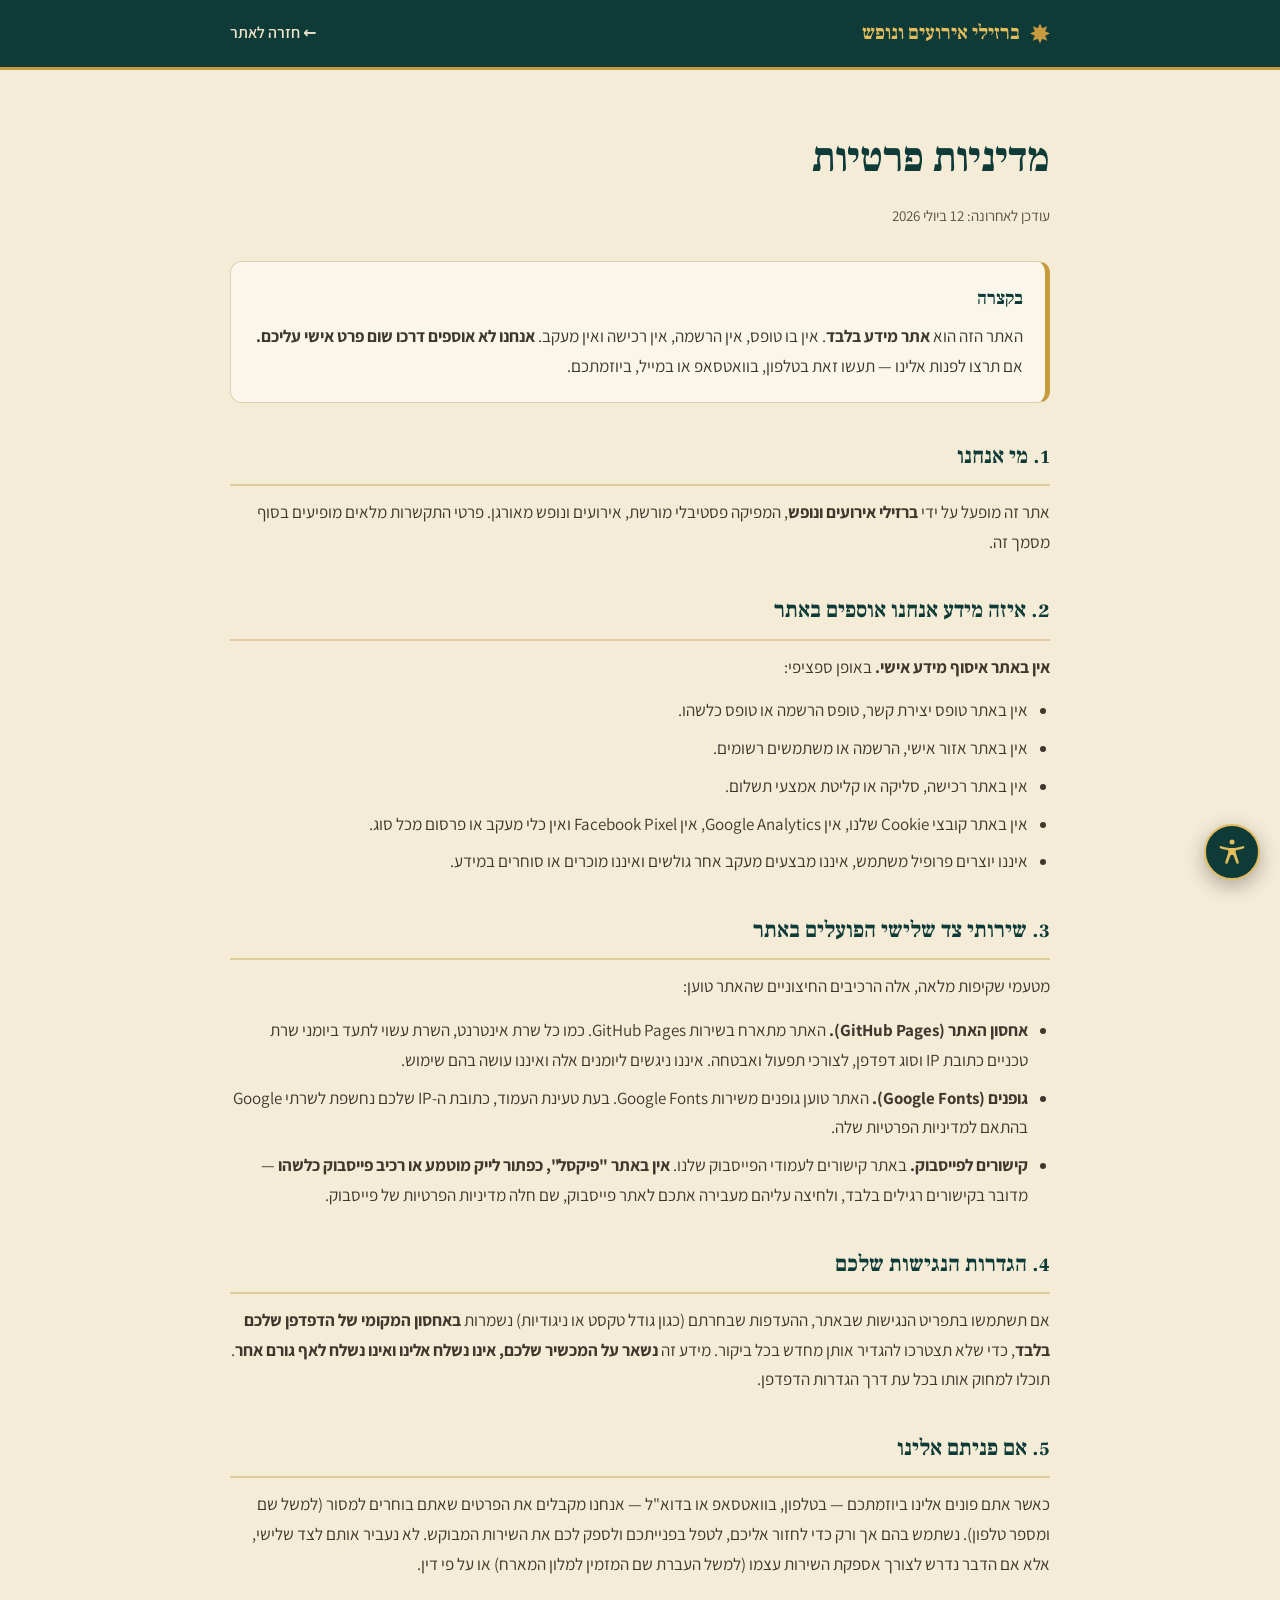
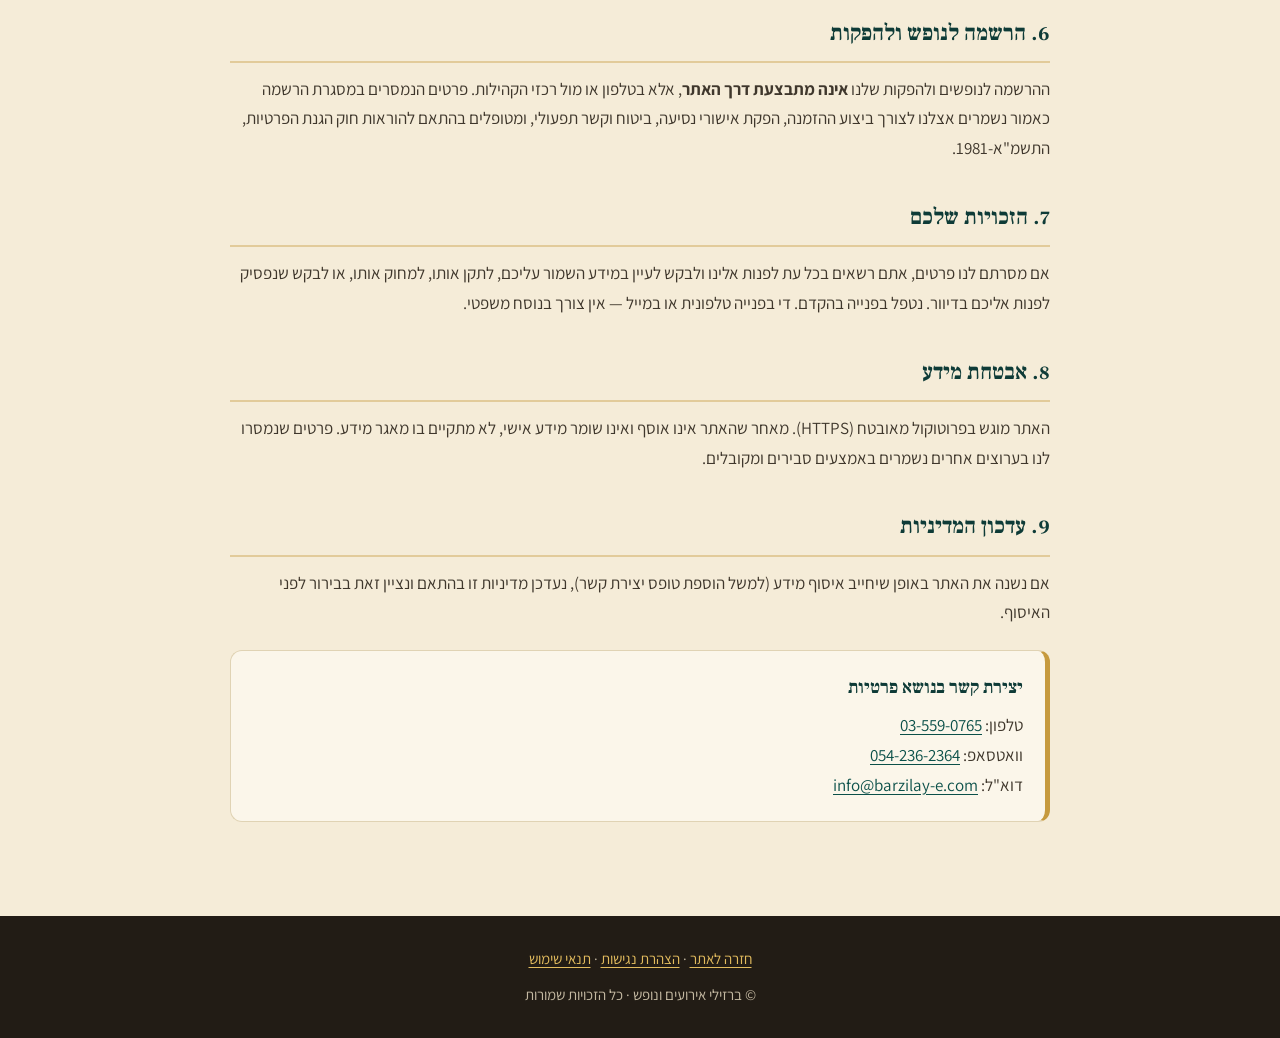
<file: privacy.html>
<!DOCTYPE html>
<html lang="he" dir="rtl">
<head>
<meta charset="UTF-8" />
<meta name="viewport" content="width=device-width, initial-scale=1.0" />
<title>מדיניות פרטיות — ברזילי אירועים ונופש</title>
<link rel="canonical" href="https://barzilay-e.com/privacy.html" />
<meta name="description" content="מדיניות הפרטיות של אתר ברזילי אירועים ונופש. האתר הוא אתר מידע בלבד ואינו אוסף פרטים אישיים." />
<link rel="preconnect" href="https://fonts.googleapis.com" />
<link rel="preconnect" href="https://fonts.gstatic.com" crossorigin />
<link href="https://fonts.googleapis.com/css2?family=Frank+Ruhl+Libre:wght@700;900&family=Assistant:wght@400;600;700&display=swap" rel="stylesheet" />
<style>
  :root{--parchment:#F5ECD8;--teal:#0E3B37;--gold:#C69A3E;--gold-bright:#E3BC5E;
    --pom:#8C2B2C;--ink:#221C15;--ink-soft:#3F372C;--cream:#FBF6EA;}
  *{box-sizing:border-box;margin:0;padding:0;}
  body{font-family:'Assistant',system-ui,sans-serif;background:var(--parchment);color:var(--ink);
    font-size:1.0625rem;line-height:1.75;}
  a{color:#0B5049;text-decoration:underline;text-underline-offset:3px;}
  a:hover,a:focus-visible{color:var(--pom);}
  .topbar{background:var(--teal);border-bottom:3px solid var(--gold);}
  .topbar .wrap{display:flex;align-items:center;justify-content:space-between;padding:16px 0;gap:16px;flex-wrap:wrap;}
  .brand{display:flex;align-items:center;gap:10px;color:var(--gold-bright);font-family:'Frank Ruhl Libre',serif;
    font-weight:700;font-size:1.25rem;text-decoration:none;}
  .brand:hover{color:#fff;}
  .khatam{display:inline-block;width:20px;height:20px;background:var(--gold);
    clip-path:polygon(50% 0,61% 24%,86% 14%,76% 39%,100% 50%,76% 61%,86% 86%,61% 76%,50% 100%,39% 76%,14% 86%,24% 61%,0 50%,24% 39%,14% 14%,39% 24%);}
  .back{color:#EDE3CA;font-weight:600;font-size:1rem;text-decoration:none;border-bottom:2px solid transparent;}
  .back:hover,.back:focus-visible{color:var(--gold-bright);border-color:var(--gold);}
  .wrap{width:min(820px,92vw);margin-inline:auto;}
  main{padding:52px 0 72px;}
  h1{font-family:'Frank Ruhl Libre',serif;font-size:clamp(1.9rem,5vw,2.6rem);color:var(--teal);margin-bottom:8px;}
  .updated{color:#5C513F;font-size:.9375rem;margin-bottom:32px;}
  h2{font-family:'Frank Ruhl Libre',serif;font-size:1.4rem;color:var(--teal);margin:34px 0 12px;
    padding-bottom:8px;border-bottom:2px solid rgba(198,154,62,.4);}
  p{margin-bottom:14px;color:var(--ink-soft);}
  ul{margin:0 22px 16px 0;color:var(--ink-soft);}
  li{margin-bottom:8px;}
  .box{background:var(--cream);border:1px solid #E0D3B4;border-right:5px solid var(--gold);
    border-radius:12px;padding:20px 22px;margin:22px 0;}
  .box h3{font-family:'Frank Ruhl Libre',serif;font-size:1.15rem;color:var(--teal);margin-bottom:8px;}
  .box p:last-child{margin-bottom:0;}
  footer{background:var(--ink);color:#C4B9A2;padding:30px 0;text-align:center;font-size:.9375rem;}
  footer p{color:#C4B9A2;margin:0;}
  footer a{color:#E3BC5E;}
  :focus-visible{outline:3px solid var(--gold);outline-offset:3px;border-radius:5px;}
</style>
</head>
<body>

<header class="topbar">
  <div class="wrap">
    <a class="brand" href="index.html"><span class="khatam" aria-hidden="true"></span>ברזילי אירועים ונופש</a>
    <a class="back" href="index.html">← חזרה לאתר</a>
  </div>
</header>

<main id="main">
  <div class="wrap">
    <h1>מדיניות פרטיות</h1>
    <p class="updated">עודכן לאחרונה: 12 ביולי 2026</p>

    <div class="box">
      <h3>בקצרה</h3>
      <p>האתר הזה הוא <strong>אתר מידע בלבד</strong>. אין בו טופס, אין הרשמה, אין רכישה ואין מעקב. <strong>אנחנו לא אוספים דרכו שום פרט אישי עליכם.</strong> אם תרצו לפנות אלינו — תעשו זאת בטלפון, בוואטסאפ או במייל, ביוזמתכם.</p>
    </div>

    <h2>1. מי אנחנו</h2>
    <p>אתר זה מופעל על ידי <strong>ברזילי אירועים ונופש</strong>, המפיקה פסטיבלי מורשת, אירועים ונופש מאורגן. פרטי התקשרות מלאים מופיעים בסוף מסמך זה.</p>

    <h2>2. איזה מידע אנחנו אוספים באתר</h2>
    <p><strong>אין באתר איסוף מידע אישי.</strong> באופן ספציפי:</p>
    <ul>
      <li>אין באתר טופס יצירת קשר, טופס הרשמה או טופס כלשהו.</li>
      <li>אין באתר אזור אישי, הרשמה או משתמשים רשומים.</li>
      <li>אין באתר רכישה, סליקה או קליטת אמצעי תשלום.</li>
      <li>אין באתר קובצי Cookie שלנו, אין Google Analytics, אין Facebook Pixel ואין כלי מעקב או פרסום מכל סוג.</li>
      <li>איננו יוצרים פרופיל משתמש, איננו מבצעים מעקב אחר גולשים ואיננו מוכרים או סוחרים במידע.</li>
    </ul>

    <h2>3. שירותי צד שלישי הפועלים באתר</h2>
    <p>מטעמי שקיפות מלאה, אלה הרכיבים החיצוניים שהאתר טוען:</p>
    <ul>
      <li><strong>אחסון האתר (GitHub Pages).</strong> האתר מתארח בשירות GitHub Pages. כמו כל שרת אינטרנט, השרת עשוי לתעד ביומני שרת טכניים כתובת IP וסוג דפדפן, לצורכי תפעול ואבטחה. איננו ניגשים ליומנים אלה ואיננו עושה בהם שימוש.</li>
      <li><strong>גופנים (Google Fonts).</strong> האתר טוען גופנים משירות Google Fonts. בעת טעינת העמוד, כתובת ה-IP שלכם נחשפת לשרתי Google בהתאם למדיניות הפרטיות שלה.</li>
      <li><strong>קישורים לפייסבוק.</strong> באתר קישורים לעמודי הפייסבוק שלנו. <strong>אין באתר "פיקסל", כפתור לייק מוטמע או רכיב פייסבוק כלשהו</strong> — מדובר בקישורים רגילים בלבד, ולחיצה עליהם מעבירה אתכם לאתר פייסבוק, שם חלה מדיניות הפרטיות של פייסבוק.</li>
    </ul>

    <h2>4. הגדרות הנגישות שלכם</h2>
    <p>אם תשתמשו בתפריט הנגישות שבאתר, ההעדפות שבחרתם (כגון גודל טקסט או ניגודיות) נשמרות <strong>באחסון המקומי של הדפדפן שלכם בלבד</strong>, כדי שלא תצטרכו להגדיר אותן מחדש בכל ביקור. מידע זה <strong>נשאר על המכשיר שלכם, אינו נשלח אלינו ואינו נשלח לאף גורם אחר</strong>. תוכלו למחוק אותו בכל עת דרך הגדרות הדפדפן.</p>

    <h2>5. אם פניתם אלינו</h2>
    <p>כאשר אתם פונים אלינו ביוזמתכם — בטלפון, בוואטסאפ או בדוא"ל — אנחנו מקבלים את הפרטים שאתם בוחרים למסור (למשל שם ומספר טלפון). נשתמש בהם אך ורק כדי לחזור אליכם, לטפל בפנייתכם ולספק לכם את השירות המבוקש. לא נעביר אותם לצד שלישי, אלא אם הדבר נדרש לצורך אספקת השירות עצמו (למשל העברת שם המזמין למלון המארח) או על פי דין.</p>

    <h2>6. הרשמה לנופש ולהפקות</h2>
    <p>ההרשמה לנופשים ולהפקות שלנו <strong>אינה מתבצעת דרך האתר</strong>, אלא בטלפון או מול רכזי הקהילות. פרטים הנמסרים במסגרת הרשמה כאמור נשמרים אצלנו לצורך ביצוע ההזמנה, הפקת אישורי נסיעה, ביטוח וקשר תפעולי, ומטופלים בהתאם להוראות חוק הגנת הפרטיות, התשמ"א-1981.</p>

    <h2>7. הזכויות שלכם</h2>
    <p>אם מסרתם לנו פרטים, אתם רשאים בכל עת לפנות אלינו ולבקש לעיין במידע השמור עליכם, לתקן אותו, למחוק אותו, או לבקש שנפסיק לפנות אליכם בדיוור. נטפל בפנייה בהקדם. די בפנייה טלפונית או במייל — אין צורך בנוסח משפטי.</p>

    <h2>8. אבטחת מידע</h2>
    <p>האתר מוגש בפרוטוקול מאובטח (HTTPS). מאחר שהאתר אינו אוסף ואינו שומר מידע אישי, לא מתקיים בו מאגר מידע. פרטים שנמסרו לנו בערוצים אחרים נשמרים באמצעים סבירים ומקובלים.</p>

    <h2>9. עדכון המדיניות</h2>
    <p>אם נשנה את האתר באופן שיחייב איסוף מידע (למשל הוספת טופס יצירת קשר), נעדכן מדיניות זו בהתאם ונציין זאת בבירור לפני האיסוף.</p>

    <div class="box">
      <h3>יצירת קשר בנושא פרטיות</h3>
      <p>
        טלפון: <a href="tel:+97235590765">03-559-0765</a><br>
        וואטסאפ: <a href="https://wa.me/972542362364" target="_blank" rel="noopener">054-236-2364</a><br>
        דוא"ל: <a href="mailto:info@barzilay-e.com">info@barzilay-e.com</a>
      </p>
    </div>
  </div>
</main>

<footer>
  <div class="wrap">
    <p><a href="index.html">חזרה לאתר</a> · <a href="accessibility.html">הצהרת נגישות</a> · <a href="terms.html">תנאי שימוש</a></p>
    <p style="margin-top:10px;">© ברזילי אירועים ונופש · כל הזכויות שמורות</p>
  </div>
</footer>

<script src="a11y.js" defer></script>
</body>
</html>
</file>
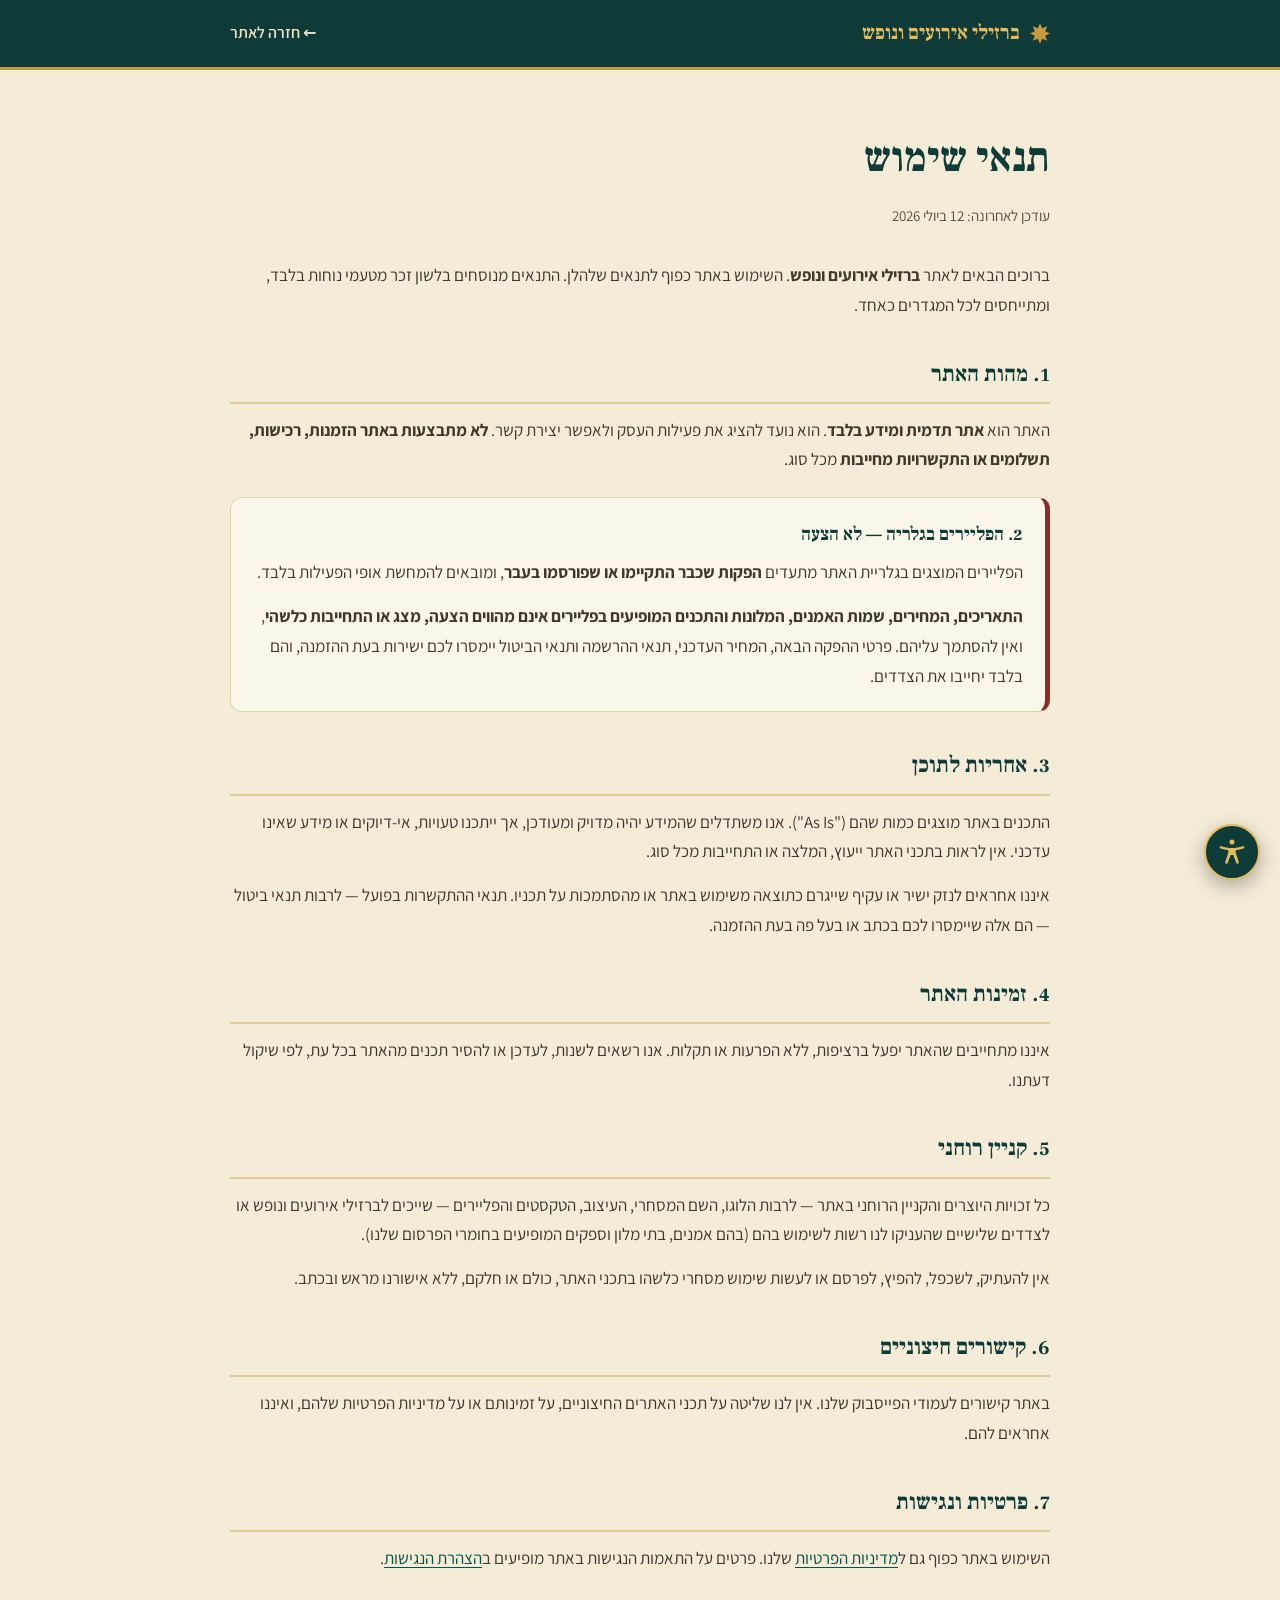
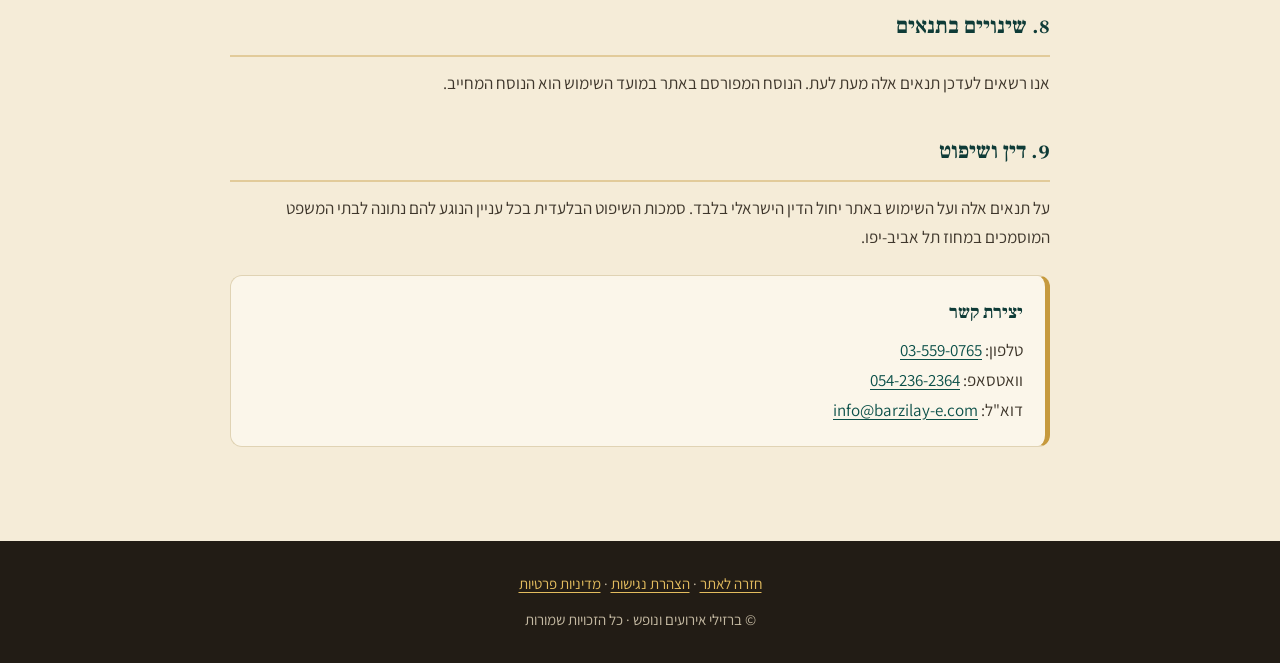
<file: terms.html>
<!DOCTYPE html>
<html lang="he" dir="rtl">
<head>
<meta charset="UTF-8" />
<meta name="viewport" content="width=device-width, initial-scale=1.0" />
<title>תנאי שימוש — ברזילי אירועים ונופש</title>
<link rel="canonical" href="https://barzilay-e.com/terms.html" />
<meta name="description" content="תנאי השימוש באתר ברזילי אירועים ונופש — אתר תדמית ומידע." />
<link rel="preconnect" href="https://fonts.googleapis.com" />
<link rel="preconnect" href="https://fonts.gstatic.com" crossorigin />
<link href="https://fonts.googleapis.com/css2?family=Frank+Ruhl+Libre:wght@700;900&family=Assistant:wght@400;600;700&display=swap" rel="stylesheet" />
<style>
  :root{--parchment:#F5ECD8;--teal:#0E3B37;--gold:#C69A3E;--gold-bright:#E3BC5E;
    --pom:#8C2B2C;--ink:#221C15;--ink-soft:#3F372C;--cream:#FBF6EA;}
  *{box-sizing:border-box;margin:0;padding:0;}
  body{font-family:'Assistant',system-ui,sans-serif;background:var(--parchment);color:var(--ink);
    font-size:1.0625rem;line-height:1.75;}
  a{color:#0B5049;text-decoration:underline;text-underline-offset:3px;}
  a:hover,a:focus-visible{color:var(--pom);}
  .topbar{background:var(--teal);border-bottom:3px solid var(--gold);}
  .topbar .wrap{display:flex;align-items:center;justify-content:space-between;padding:16px 0;gap:16px;flex-wrap:wrap;}
  .brand{display:flex;align-items:center;gap:10px;color:var(--gold-bright);font-family:'Frank Ruhl Libre',serif;
    font-weight:700;font-size:1.25rem;text-decoration:none;}
  .brand:hover{color:#fff;}
  .khatam{display:inline-block;width:20px;height:20px;background:var(--gold);
    clip-path:polygon(50% 0,61% 24%,86% 14%,76% 39%,100% 50%,76% 61%,86% 86%,61% 76%,50% 100%,39% 76%,14% 86%,24% 61%,0 50%,24% 39%,14% 14%,39% 24%);}
  .back{color:#EDE3CA;font-weight:600;font-size:1rem;text-decoration:none;border-bottom:2px solid transparent;}
  .back:hover,.back:focus-visible{color:var(--gold-bright);border-color:var(--gold);}
  .wrap{width:min(820px,92vw);margin-inline:auto;}
  main{padding:52px 0 72px;}
  h1{font-family:'Frank Ruhl Libre',serif;font-size:clamp(1.9rem,5vw,2.6rem);color:var(--teal);margin-bottom:8px;}
  .updated{color:#5C513F;font-size:.9375rem;margin-bottom:32px;}
  h2{font-family:'Frank Ruhl Libre',serif;font-size:1.4rem;color:var(--teal);margin:34px 0 12px;
    padding-bottom:8px;border-bottom:2px solid rgba(198,154,62,.4);}
  p{margin-bottom:14px;color:var(--ink-soft);}
  ul{margin:0 22px 16px 0;color:var(--ink-soft);}
  li{margin-bottom:8px;}
  .box{background:var(--cream);border:1px solid #E0D3B4;border-right:5px solid var(--gold);
    border-radius:12px;padding:20px 22px;margin:22px 0;}
  .box.alert{border-right-color:var(--pom);}
  .box h3{font-family:'Frank Ruhl Libre',serif;font-size:1.15rem;color:var(--teal);margin-bottom:8px;}
  .box p:last-child{margin-bottom:0;}
  footer{background:var(--ink);color:#C4B9A2;padding:30px 0;text-align:center;font-size:.9375rem;}
  footer p{color:#C4B9A2;margin:0;}
  footer a{color:#E3BC5E;}
  :focus-visible{outline:3px solid var(--gold);outline-offset:3px;border-radius:5px;}
</style>
</head>
<body>

<header class="topbar">
  <div class="wrap">
    <a class="brand" href="index.html"><span class="khatam" aria-hidden="true"></span>ברזילי אירועים ונופש</a>
    <a class="back" href="index.html">← חזרה לאתר</a>
  </div>
</header>

<main id="main">
  <div class="wrap">
    <h1>תנאי שימוש</h1>
    <p class="updated">עודכן לאחרונה: 12 ביולי 2026</p>

    <p>ברוכים הבאים לאתר <strong>ברזילי אירועים ונופש</strong>. השימוש באתר כפוף לתנאים שלהלן. התנאים מנוסחים בלשון זכר מטעמי נוחות בלבד, ומתייחסים לכל המגדרים כאחד.</p>

    <h2>1. מהות האתר</h2>
    <p>האתר הוא <strong>אתר תדמית ומידע בלבד</strong>. הוא נועד להציג את פעילות העסק ולאפשר יצירת קשר. <strong>לא מתבצעות באתר הזמנות, רכישות, תשלומים או התקשרויות מחייבות</strong> מכל סוג.</p>

    <div class="box alert">
      <h3>2. הפליירים בגלריה — לא הצעה</h3>
      <p>הפליירים המוצגים בגלריית האתר מתעדים <strong>הפקות שכבר התקיימו או שפורסמו בעבר</strong>, ומובאים להמחשת אופי הפעילות בלבד.</p>
      <p><strong>התאריכים, המחירים, שמות האמנים, המלונות והתכנים המופיעים בפליירים אינם מהווים הצעה, מצג או התחייבות כלשהי</strong>, ואין להסתמך עליהם. פרטי ההפקה הבאה, המחיר העדכני, תנאי ההרשמה ותנאי הביטול יימסרו לכם ישירות בעת ההזמנה, והם בלבד יחייבו את הצדדים.</p>
    </div>

    <h2>3. אחריות לתוכן</h2>
    <p>התכנים באתר מוצגים כמות שהם ("As Is"). אנו משתדלים שהמידע יהיה מדויק ומעודכן, אך ייתכנו טעויות, אי-דיוקים או מידע שאינו עדכני. אין לראות בתכני האתר ייעוץ, המלצה או התחייבות מכל סוג.</p>
    <p>איננו אחראים לנזק ישיר או עקיף שייגרם כתוצאה משימוש באתר או מהסתמכות על תכניו. תנאי ההתקשרות בפועל — לרבות תנאי ביטול — הם אלה שיימסרו לכם בכתב או בעל פה בעת ההזמנה.</p>

    <h2>4. זמינות האתר</h2>
    <p>איננו מתחייבים שהאתר יפעל ברציפות, ללא הפרעות או תקלות. אנו רשאים לשנות, לעדכן או להסיר תכנים מהאתר בכל עת, לפי שיקול דעתנו.</p>

    <h2>5. קניין רוחני</h2>
    <p>כל זכויות היוצרים והקניין הרוחני באתר — לרבות הלוגו, השם המסחרי, העיצוב, הטקסטים והפליירים — שייכים לברזילי אירועים ונופש או לצדדים שלישיים שהעניקו לנו רשות לשימוש בהם (בהם אמנים, בתי מלון וספקים המופיעים בחומרי הפרסום שלנו).</p>
    <p>אין להעתיק, לשכפל, להפיץ, לפרסם או לעשות שימוש מסחרי כלשהו בתכני האתר, כולם או חלקם, ללא אישורנו מראש ובכתב.</p>

    <h2>6. קישורים חיצוניים</h2>
    <p>באתר קישורים לעמודי הפייסבוק שלנו. אין לנו שליטה על תכני האתרים החיצוניים, על זמינותם או על מדיניות הפרטיות שלהם, ואיננו אחראים להם.</p>

    <h2>7. פרטיות ונגישות</h2>
    <p>השימוש באתר כפוף גם ל<a href="privacy.html">מדיניות הפרטיות</a> שלנו. פרטים על התאמות הנגישות באתר מופיעים ב<a href="accessibility.html">הצהרת הנגישות</a>.</p>

    <h2>8. שינויים בתנאים</h2>
    <p>אנו רשאים לעדכן תנאים אלה מעת לעת. הנוסח המפורסם באתר במועד השימוש הוא הנוסח המחייב.</p>

    <h2>9. דין ושיפוט</h2>
    <p>על תנאים אלה ועל השימוש באתר יחול הדין הישראלי בלבד. סמכות השיפוט הבלעדית בכל עניין הנוגע להם נתונה לבתי המשפט המוסמכים במחוז תל אביב-יפו.</p>

    <div class="box">
      <h3>יצירת קשר</h3>
      <p>
        טלפון: <a href="tel:+97235590765">03-559-0765</a><br>
        וואטסאפ: <a href="https://wa.me/972542362364" target="_blank" rel="noopener">054-236-2364</a><br>
        דוא"ל: <a href="mailto:info@barzilay-e.com">info@barzilay-e.com</a>
      </p>
    </div>
  </div>
</main>

<footer>
  <div class="wrap">
    <p><a href="index.html">חזרה לאתר</a> · <a href="accessibility.html">הצהרת נגישות</a> · <a href="privacy.html">מדיניות פרטיות</a></p>
    <p style="margin-top:10px;">© ברזילי אירועים ונופש · כל הזכויות שמורות</p>
  </div>
</footer>

<script src="a11y.js" defer></script>
</body>
</html>
</file>
<file: pages.css>
/* ברזילי אירועים ונופש — עיצוב משותף לעמודי התוכן (כרגע: נופש לקבוצות) */
@font-face{font-family:'Assistant';font-style:normal;font-weight:400 700;font-display:swap;src:url(fonts/assistant-hebrew.woff2) format('woff2');unicode-range:U+0307-0308, U+0590-05FF, U+200C-2010, U+20AA, U+25CC, U+FB1D-FB4F;}
@font-face{font-family:'Assistant';font-style:normal;font-weight:400 700;font-display:swap;src:url(fonts/assistant-latin.woff2) format('woff2');unicode-range:U+0000-00FF, U+0131, U+0152-0153, U+02BB-02BC, U+02C6, U+02DA, U+02DC, U+0304, U+0308, U+0329, U+2000-206F, U+20AC, U+2122, U+2191, U+2193, U+2212, U+2215, U+FEFF, U+FFFD;}
@font-face{font-family:'Frank Ruhl Libre';font-style:normal;font-weight:300 900;font-display:swap;src:url(fonts/frankruhl-hebrew.woff2) format('woff2');unicode-range:U+0307-0308, U+0590-05FF, U+200C-2010, U+20AA, U+25CC, U+FB1D-FB4F;}
@font-face{font-family:'Frank Ruhl Libre';font-style:normal;font-weight:300 900;font-display:swap;src:url(fonts/frankruhl-latin.woff2) format('woff2');unicode-range:U+0000-00FF, U+0131, U+0152-0153, U+02BB-02BC, U+02C6, U+02DA, U+02DC, U+0304, U+0308, U+0329, U+2000-206F, U+20AC, U+2122, U+2191, U+2193, U+2212, U+2215, U+FEFF, U+FFFD;}
:root{
  --parchment:#F5ECD8;--parchment-deep:#EADFC4;--teal:#0E3B37;--teal-soft:#15514B;--teal-line:#2C645D;
  --gold:#C69A3E;--gold-bright:#E3BC5E;--pom:#8C2B2C;--ink:#221C15;--ink-soft:#4A4034;--cream-card:#FBF6EA;
}
*{box-sizing:border-box;margin:0;padding:0;}
html{scroll-behavior:smooth;}
body{font-family:'Assistant',system-ui,sans-serif;background:var(--parchment);color:var(--ink);font-size:1.1875rem;line-height:1.65;-webkit-font-smoothing:antialiased;overflow-x:hidden;}
h1,h2,h3{font-family:'Frank Ruhl Libre',serif;line-height:1.15;}
a{color:inherit;text-decoration:none;}
.wrap{width:min(1080px,92vw);margin-inline:auto;}
.narrow{width:min(820px,92vw);margin-inline:auto;}
.khatam{display:inline-block;width:1em;height:1em;background:currentColor;
  clip-path:polygon(50% 0,61% 24%,86% 14%,76% 39%,100% 50%,76% 61%,86% 86%,61% 76%,50% 100%,39% 76%,14% 86%,24% 61%,0 50%,24% 39%,14% 14%,39% 24%);}
.sr-only{position:absolute;width:1px;height:1px;padding:0;margin:-1px;overflow:hidden;clip:rect(0,0,0,0);white-space:nowrap;border:0;}
:focus-visible{outline:3px solid var(--gold-bright);outline-offset:3px;border-radius:6px;}

/* top bar */
.topbar{position:sticky;top:0;z-index:50;background:rgba(14,59,55,.96);backdrop-filter:blur(6px);border-bottom:1px solid var(--teal-line);}
.topbar .wrap{display:flex;align-items:center;justify-content:space-between;padding:14px 0;gap:16px;}
.brand-mini{display:flex;align-items:center;gap:10px;color:var(--gold-bright);font-family:'Frank Ruhl Libre',serif;font-weight:700;font-size:1.25rem;white-space:nowrap;}
.brand-mini .khatam{color:var(--gold);width:20px;height:20px;}
.topbar nav{display:flex;gap:22px;font-weight:600;font-size:1rem;color:#EDE3CA;}
.topbar nav a{padding:4px 0;border-bottom:2px solid transparent;white-space:nowrap;transition:border-color .2s,color .2s;}
.topbar nav a:hover,.topbar nav a:focus-visible,.topbar nav a[aria-current="page"]{color:var(--gold-bright);border-color:var(--gold);}
@media(max-width:900px){.topbar nav{display:none;}}

/* hero */
.phero{position:relative;color:var(--parchment);text-align:center;padding:58px 0 70px;overflow:hidden;
  background:linear-gradient(180deg,rgba(14,59,55,.86) 0%,rgba(14,59,55,.88) 60%,rgba(10,46,43,.97) 100%),var(--hero-img,none) center 40%/cover no-repeat,var(--teal);}
.phero::before{content:"";position:absolute;inset:0;opacity:.10;pointer-events:none;
  background-image:linear-gradient(45deg,var(--gold) 1px,transparent 1px),linear-gradient(-45deg,var(--gold) 1px,transparent 1px);
  background-size:34px 34px;mask-image:radial-gradient(120% 100% at 50% 0,#000 30%,transparent 78%);}
.phero .wrap{position:relative;}
.eyebrow{font-weight:600;letter-spacing:.1em;font-size:.9375rem;color:var(--gold-bright);margin-bottom:14px;}
.eyebrow .sep{opacity:.6;margin:0 7px;}
.phero h1{font-weight:900;font-size:clamp(2.25rem,6.4vw,4rem);color:#fff;text-shadow:0 2px 24px rgba(0,0,0,.25);}
.phero .tagline{font-family:'Frank Ruhl Libre',serif;font-weight:700;font-size:clamp(1.375rem,3.2vw,1.875rem);color:var(--gold-bright);margin-top:10px;}
.phero .lead{font-size:clamp(1.125rem,2.3vw,1.375rem);color:#EFE6CF;max-width:720px;margin:18px auto 0;line-height:1.6;}
.cta-row{display:flex;gap:14px;justify-content:center;flex-wrap:wrap;margin-top:32px;}
.btn{display:inline-flex;align-items:center;justify-content:center;gap:10px;font-family:inherit;font-weight:700;font-size:1.1875rem;padding:15px 28px;border-radius:999px;min-height:56px;border:0;cursor:pointer;
  transition:transform .18s,box-shadow .18s,background .18s;}
.btn svg{width:22px;height:22px;flex:none;}
.btn-gold{background:var(--gold);color:var(--teal);box-shadow:0 8px 24px rgba(198,154,62,.35);}
.btn-gold:hover,.btn-gold:focus-visible{background:var(--gold-bright);transform:translateY(-2px);}
.btn-line{background:transparent;color:#fff;border:2px solid rgba(245,236,216,.6);}
.btn-line:hover,.btn-line:focus-visible{border-color:var(--gold-bright);color:var(--gold-bright);transform:translateY(-2px);}
.btn-teal{background:var(--teal);color:var(--parchment);}
.btn-teal:hover,.btn-teal:focus-visible{background:var(--teal-soft);transform:translateY(-2px);}
@media(max-width:520px){.phero{padding:38px 0 50px;}.btn{width:100%;}}

/* trust strip */
.trust{background:var(--teal-soft);color:#EDE3CA;border-top:1px solid var(--teal-line);}
.trust .wrap{display:flex;flex-wrap:wrap;justify-content:center;gap:10px 36px;padding:16px 0;text-align:center;}
.trust b{color:var(--gold-bright);font-weight:700;}
.trust span{font-size:1rem;}
.trust .khatam{color:var(--gold);width:13px;height:13px;margin-inline-end:9px;vertical-align:-1px;}

/* sections */
.sec{padding:68px 0;}
.sec.alt{background:var(--parchment-deep);}
.sec-head{text-align:center;margin-bottom:38px;}
.kicker{color:var(--pom);font-weight:700;letter-spacing:.07em;font-size:.9375rem;margin-bottom:10px;}
.sec-head h2{font-size:clamp(1.75rem,4vw,2.375rem);color:var(--teal);font-weight:700;}
.sec-head p{color:var(--ink-soft);font-size:1.125rem;margin-top:10px;max-width:660px;margin-inline:auto;}
.prose p{font-size:1.1875rem;color:var(--ink-soft);line-height:1.75;margin-bottom:16px;}
.prose p:last-child{margin-bottom:0;}
.prose b{color:var(--ink);}
@media(max-width:520px){.sec{padding:48px 0;}.sec-head{margin-bottom:26px;}}

/* cards */
.cards{display:grid;grid-template-columns:repeat(3,1fr);gap:18px;}
@media(max-width:860px){.cards{grid-template-columns:1fr 1fr;}}
@media(max-width:560px){.cards{grid-template-columns:1fr;}}
.card{background:var(--cream-card);border:1px solid #DDCFAE;border-radius:16px;padding:24px 22px;display:flex;gap:15px;align-items:flex-start;}
.card .ic{flex:none;width:46px;height:46px;border-radius:12px;background:var(--teal);display:flex;align-items:center;justify-content:center;}
.card .ic svg{width:25px;height:25px;stroke:var(--gold-bright);fill:none;stroke-width:1.8;stroke-linecap:round;stroke-linejoin:round;}
.card h3{font-size:1.25rem;color:var(--teal);font-weight:900;margin-bottom:4px;}
.card p{font-size:1.0625rem;color:var(--ink-soft);line-height:1.55;}

/* steps */
.steps{list-style:none;counter-reset:s;display:grid;gap:14px;max-width:820px;margin-inline:auto;}
.steps li{counter-increment:s;position:relative;background:var(--cream-card);border:1px solid #DDCFAE;border-radius:14px;padding:18px 22px 18px 22px;padding-inline-start:74px;font-size:1.125rem;color:var(--ink-soft);}
.steps li::before{content:counter(s);position:absolute;inset-inline-start:18px;top:16px;width:40px;height:40px;border-radius:50%;background:var(--teal);color:var(--gold-bright);
  font-family:'Frank Ruhl Libre',serif;font-weight:900;font-size:1.25rem;display:flex;align-items:center;justify-content:center;}
.steps b{color:var(--teal);display:block;font-size:1.1875rem;}

/* highlight box */
.box{background:var(--cream-card);border:1px solid #DDCFAE;border-inline-start:6px solid var(--gold);border-radius:14px;padding:22px 24px;max-width:820px;margin-inline:auto;}
.box h3{font-size:1.3125rem;color:var(--teal);font-weight:900;margin-bottom:8px;}
.box p{font-size:1.125rem;color:var(--ink-soft);line-height:1.65;}
.box p+p{margin-top:10px;}
.box .btn{margin-top:16px;}

/* logos */
.logos{list-style:none;display:grid;grid-template-columns:repeat(4,1fr);gap:12px;max-width:1040px;margin-inline:auto;}
.logos li{display:flex;flex-direction:column;align-items:center;justify-content:center;gap:10px;min-height:112px;padding:14px 10px 12px;background:#fff;border:1px solid #DDCFAE;border-radius:12px;text-align:center;}
.logos img{display:block;width:auto;height:auto;max-width:140px;max-height:50px;object-fit:contain;}
.logos span{font-family:'Frank Ruhl Libre',serif;font-weight:700;font-size:1rem;line-height:1.25;color:var(--teal);}
@media(max-width:820px){.logos{grid-template-columns:repeat(2,1fr);gap:10px;}}
@media(max-width:520px){.logos{grid-template-columns:repeat(3,1fr);gap:8px;}.logos li{min-height:92px;padding:10px 6px;gap:6px;}.logos img{max-width:84px;max-height:38px;}.logos span{font-size:.875rem;}}
.sub-h{text-align:center;font-size:clamp(1.25rem,2.6vw,1.5rem);color:var(--teal);font-weight:700;margin:40px 0 16px;}

/* quote form */
.qform{background:var(--cream-card);border:1px solid #DDCFAE;border-radius:18px;padding:28px;max-width:760px;margin-inline:auto;box-shadow:0 10px 30px rgba(14,59,55,.08);}
.qform .row2{display:grid;grid-template-columns:1fr 1fr;gap:14px;}
@media(max-width:560px){.qform{padding:20px 16px;}.qform .row2{grid-template-columns:1fr;}}
.qform label{display:block;font-weight:700;color:var(--teal);font-size:1.0625rem;margin-bottom:6px;}
.qform .fld{margin-bottom:14px;}
.qform input,.qform select,.qform textarea{width:100%;font:inherit;font-size:1.0625rem;color:var(--ink);background:#fff;border:1.5px solid #CDBE98;border-radius:10px;padding:12px 14px;min-height:50px;}
.qform textarea{min-height:96px;resize:vertical;}
.qform input:focus,.qform select:focus,.qform textarea:focus{outline:3px solid var(--gold-bright);outline-offset:1px;border-color:var(--teal);}
.qform .hint{font-size:.9375rem;color:var(--ink-soft);margin-top:12px;text-align:center;}
.qform .btn{width:100%;margin-top:6px;}
.qform .err{display:none;color:var(--pom);font-weight:700;margin-top:10px;text-align:center;}
.qform .err.on{display:block;}

/* faq (details) */
.faq-list{display:grid;gap:12px;max-width:820px;margin-inline:auto;}
.faq-list details{background:var(--cream-card);border:1px solid #DDCFAE;border-radius:14px;}
.faq-list summary{cursor:pointer;list-style:none;display:flex;align-items:center;justify-content:space-between;gap:14px;padding:16px 20px;min-height:60px;
  font-family:'Frank Ruhl Libre',serif;font-weight:900;font-size:1.1875rem;color:var(--teal);}
.faq-list summary::-webkit-details-marker{display:none;}
.faq-list summary::after{content:"";flex:none;width:11px;height:11px;border-left:2.5px solid currentColor;border-bottom:2.5px solid currentColor;transform:rotate(-45deg);margin-top:-6px;transition:transform .2s;}
.faq-list details[open] summary::after{transform:rotate(135deg);margin-top:6px;}
.faq-list details p{padding:0 20px 18px;font-size:1.0625rem;color:var(--ink-soft);line-height:1.65;}
.faq-list a{color:var(--teal);font-weight:700;text-decoration:underline;text-underline-offset:3px;}

/* bottom band */
.band{background:radial-gradient(120% 120% at 50% 0,#15514B,var(--teal) 70%);color:var(--parchment);text-align:center;padding:60px 0;}
.band h2{font-size:clamp(1.625rem,4vw,2.25rem);color:#fff;font-weight:700;}
.band p{color:#EFE6CF;font-size:1.1875rem;max-width:620px;margin:12px auto 26px;}

/* related links */
.related{display:flex;flex-wrap:wrap;gap:12px;justify-content:center;}
.related a{display:inline-flex;align-items:center;gap:8px;background:var(--cream-card);border:1.5px solid var(--teal);color:var(--teal);font-weight:700;padding:11px 20px;border-radius:999px;min-height:48px;}
.related a:hover,.related a:focus-visible{background:var(--teal);color:var(--parchment);}

/* footer */
footer{background:var(--ink);color:#E9DFCB;padding:56px 0 32px;text-align:center;}
footer .khatam{color:var(--gold);width:26px;height:26px;margin-bottom:12px;}
footer h2{color:var(--gold-bright);font-size:1.75rem;font-weight:700;margin-bottom:8px;}
footer .sub{color:#C4B9A2;margin-bottom:26px;}
.contact-row{display:flex;gap:14px;justify-content:center;flex-wrap:wrap;margin-bottom:26px;}
.contact-row a{display:inline-flex;align-items:center;gap:11px;font-weight:700;font-size:1.1875rem;padding:14px 26px;border-radius:999px;min-height:54px;}
.contact-row svg{width:22px;height:22px;}
.c-wa{background:var(--gold);color:var(--ink);}
.c-wa:hover,.c-wa:focus-visible{background:var(--gold-bright);}
.c-call{background:transparent;color:#E9DFCB;border:2px solid rgba(233,223,203,.45);}
.c-call:hover,.c-call:focus-visible{border-color:var(--gold-bright);color:var(--gold-bright);}
.office{font-style:normal;display:flex;gap:6px 28px;justify-content:center;flex-wrap:wrap;margin-bottom:20px;font-size:1.0625rem;}
.office b{color:var(--gold-bright);}
.legal-row{display:flex;gap:8px 22px;justify-content:center;flex-wrap:wrap;margin-bottom:22px;font-size:.9375rem;}
.legal-row a{color:#CFC4AC;text-decoration:underline;text-underline-offset:3px;}
.legal-row a:hover,.legal-row a:focus-visible{color:var(--gold-bright);}
.foot-note{color:#A2967E;font-size:.875rem;border-top:1px solid #3A3126;padding-top:20px;line-height:1.7;}
.foot-note b{color:#C4B9A2;}

/* sticky mobile bar */
.mbar{display:none;}
@media(max-width:820px){
  .mbar{display:flex;position:fixed;inset-inline:0;bottom:0;z-index:60;gap:10px;padding:10px 12px calc(10px + env(safe-area-inset-bottom));
    background:rgba(14,59,55,.97);border-top:1px solid var(--teal-line);box-shadow:0 -6px 20px rgba(0,0,0,.18);}
  .mbar a{flex:1;display:flex;align-items:center;justify-content:center;gap:8px;font-weight:700;font-size:1.0625rem;min-height:50px;border-radius:999px;}
  .mbar svg{width:20px;height:20px;}
  .mbar .m-wa{background:var(--gold);color:var(--teal);}
  .mbar .m-call{border:2px solid rgba(245,236,216,.6);color:#fff;}
  body{padding-bottom:76px;}
  html #a11yBtn{bottom:88px;}
  html #a11yPanel{bottom:156px;}
}
@media(prefers-reduced-motion:reduce){html{scroll-behavior:auto;}*{transition:none!important;}}
</file>
